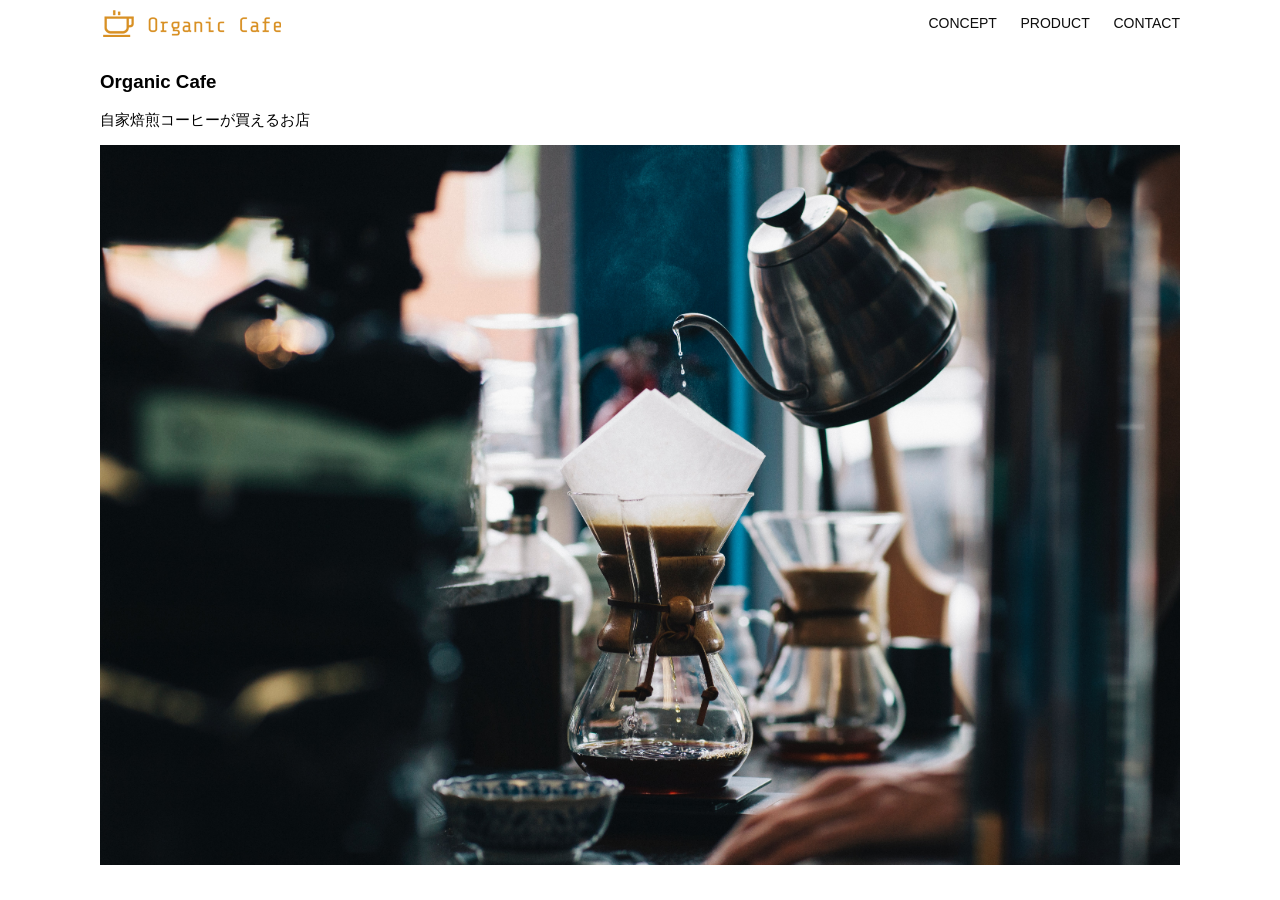
<file: html_css_kadai_013/index.html>
<!DOCTYPE html>
<html>
  <head>
    <title>Organic Cafe</title>
    <meta charset="UTF-8" />
    <meta name="description" content="自家焙煎のコーヒーがお家で楽しめるOrganic Cafe"/>
    <meta name="viewport" content="width=device-width, initial-scale=1.0" />
    <link rel="stylesheet" href="style.css" />
  </head>
  <body>
    <!-- ヘッダー -->
    <header>
      <!-- ロゴ -->
      <a href="index.html" id="logo"><img src="images/logo.png" alt="トップページに戻る"/></a>

      <!-- PC用ナビゲーション -->
      <nav id="nav-pc">
        <a href="index.html#concept">CONCEPT</a>
        <a href="index.html#product">PRODUCT</a>
        <a href="index.html#contact">CONTACT</a>
      </nav>
      <!--スマホ用ナビゲーション-->
      <img id="menu-sp" src="images/button-menu.png" alt="ナビゲーションを開く" onclick="document.getElementById('nav-sp').style.display = 'block'">
      <nav id="nav-sp">
        <img id="close" src="images/button-close.png" onclick="document.getElementById('nav-sp').style.display = 'none'">
        <a id="logo-sp" href="index.html" onclick="document.getElementById('nav-sp').style.display = 'none'"><img src="images/logo-sp.png" alt="トップページに戻る"></a>
        <a class="menu" href="index.html#concept" onclick="document.getElementById('nav-sp').style.display = 'none'">CONCEPT</a>
        <a class="menu" href="index.html#product" onclick="document.getElementById('nav-sp').style.display = 'none'">PRODUCT</a>
        <a class="menu" href="index.html#contact" onclick="document.getElementById('nav-sp').style.display = 'none'">CONTACT</a>
      </nav>
    </header>

    <main>
      <article>
        <!-- メインビジュアル -->
        <section id="main-visual">
          <div id="main-message">
            <h1>Organic Cafe</h1>
            <p>自家焙煎コーヒーが買えるお店</p>
          </div>
          <img src="images/main-image.jpg" alt="コーヒーをハンドドリップで淹れる画像"/>
        </section>
      </article>
    </main>
  </body>
</html>
</file>
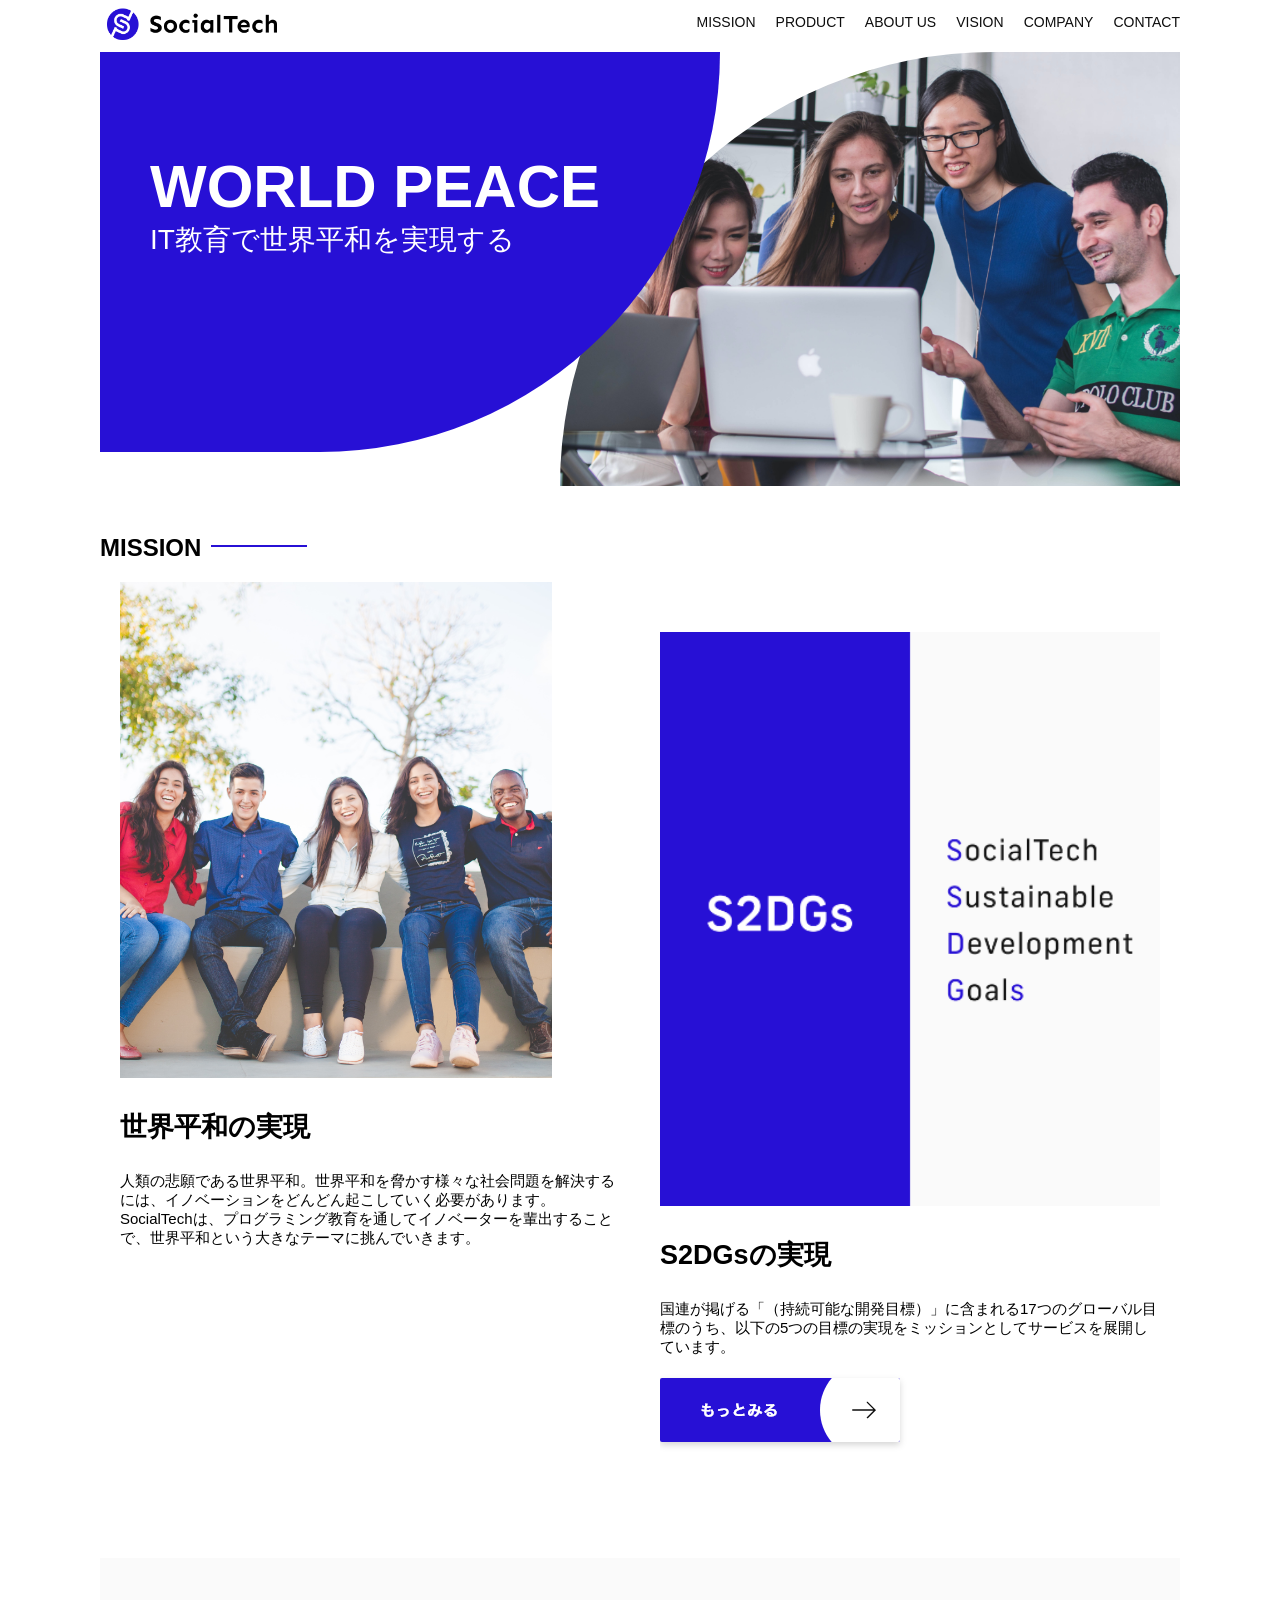
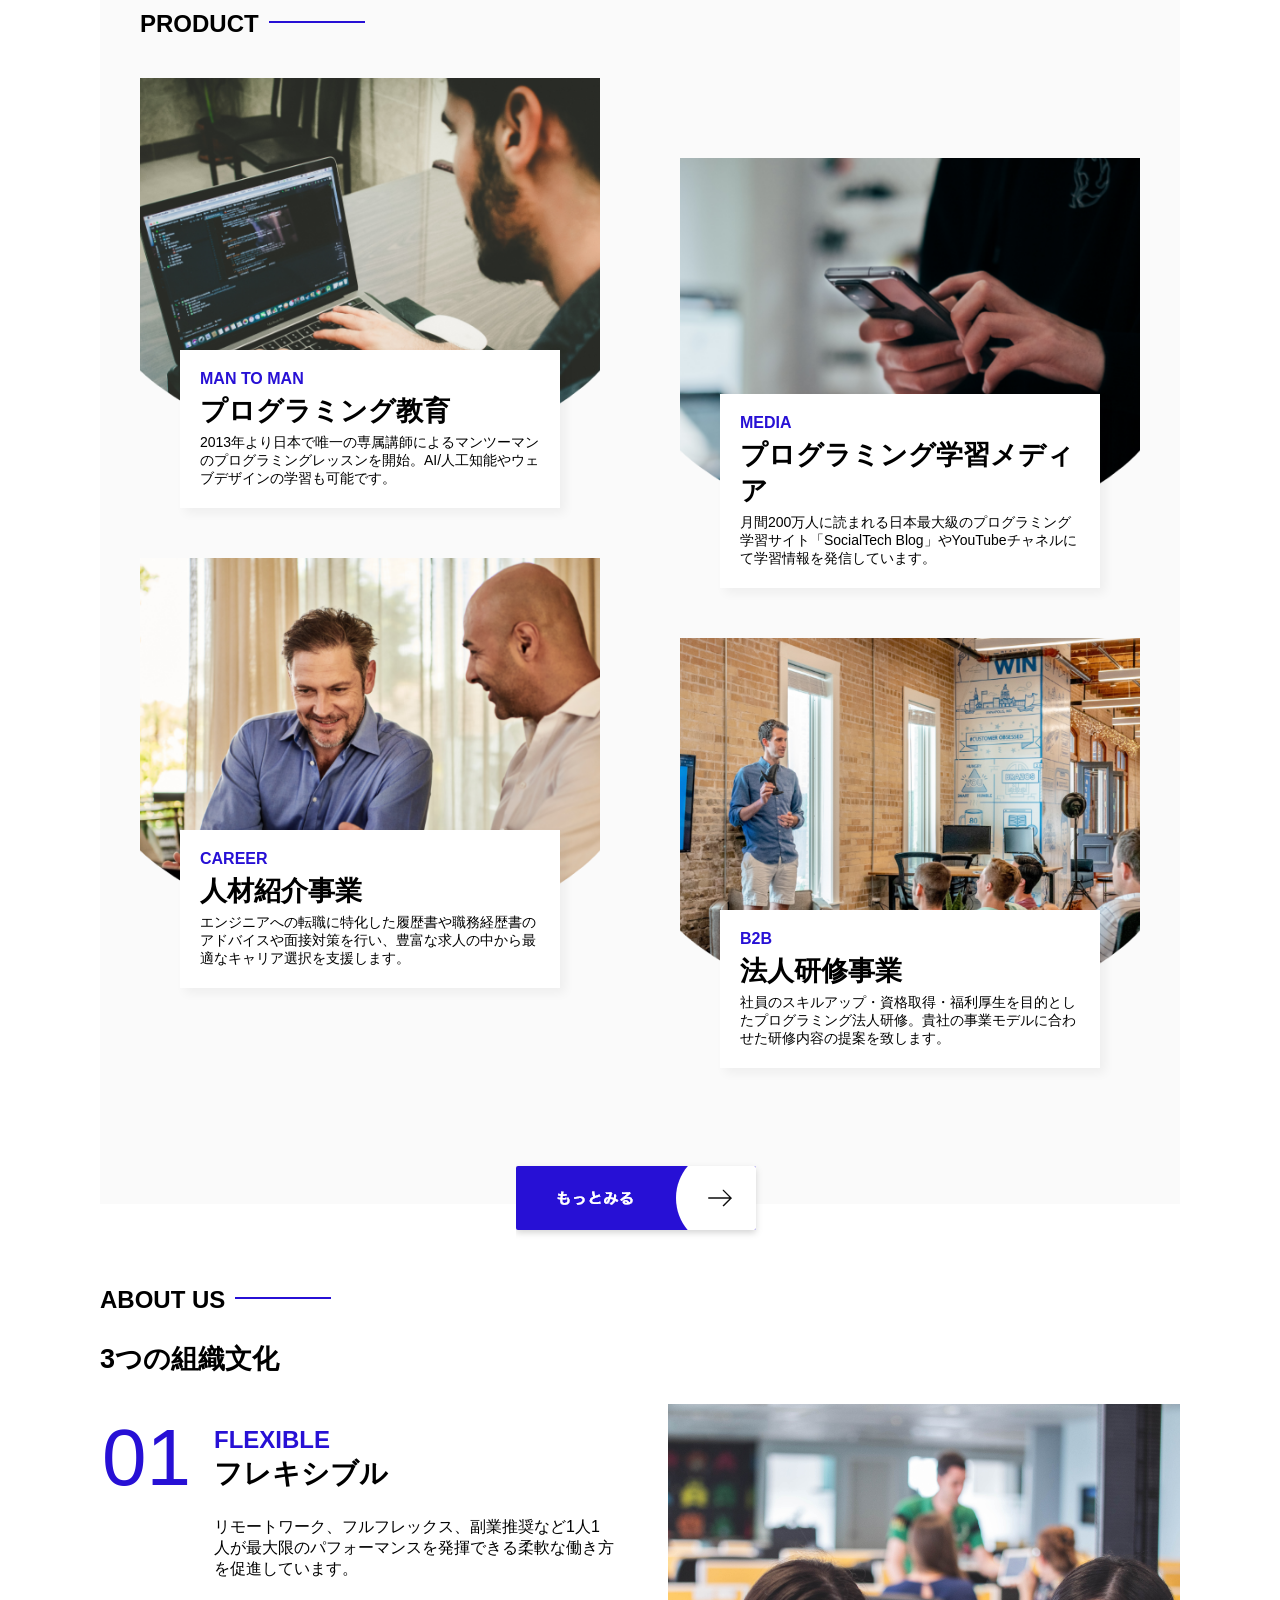
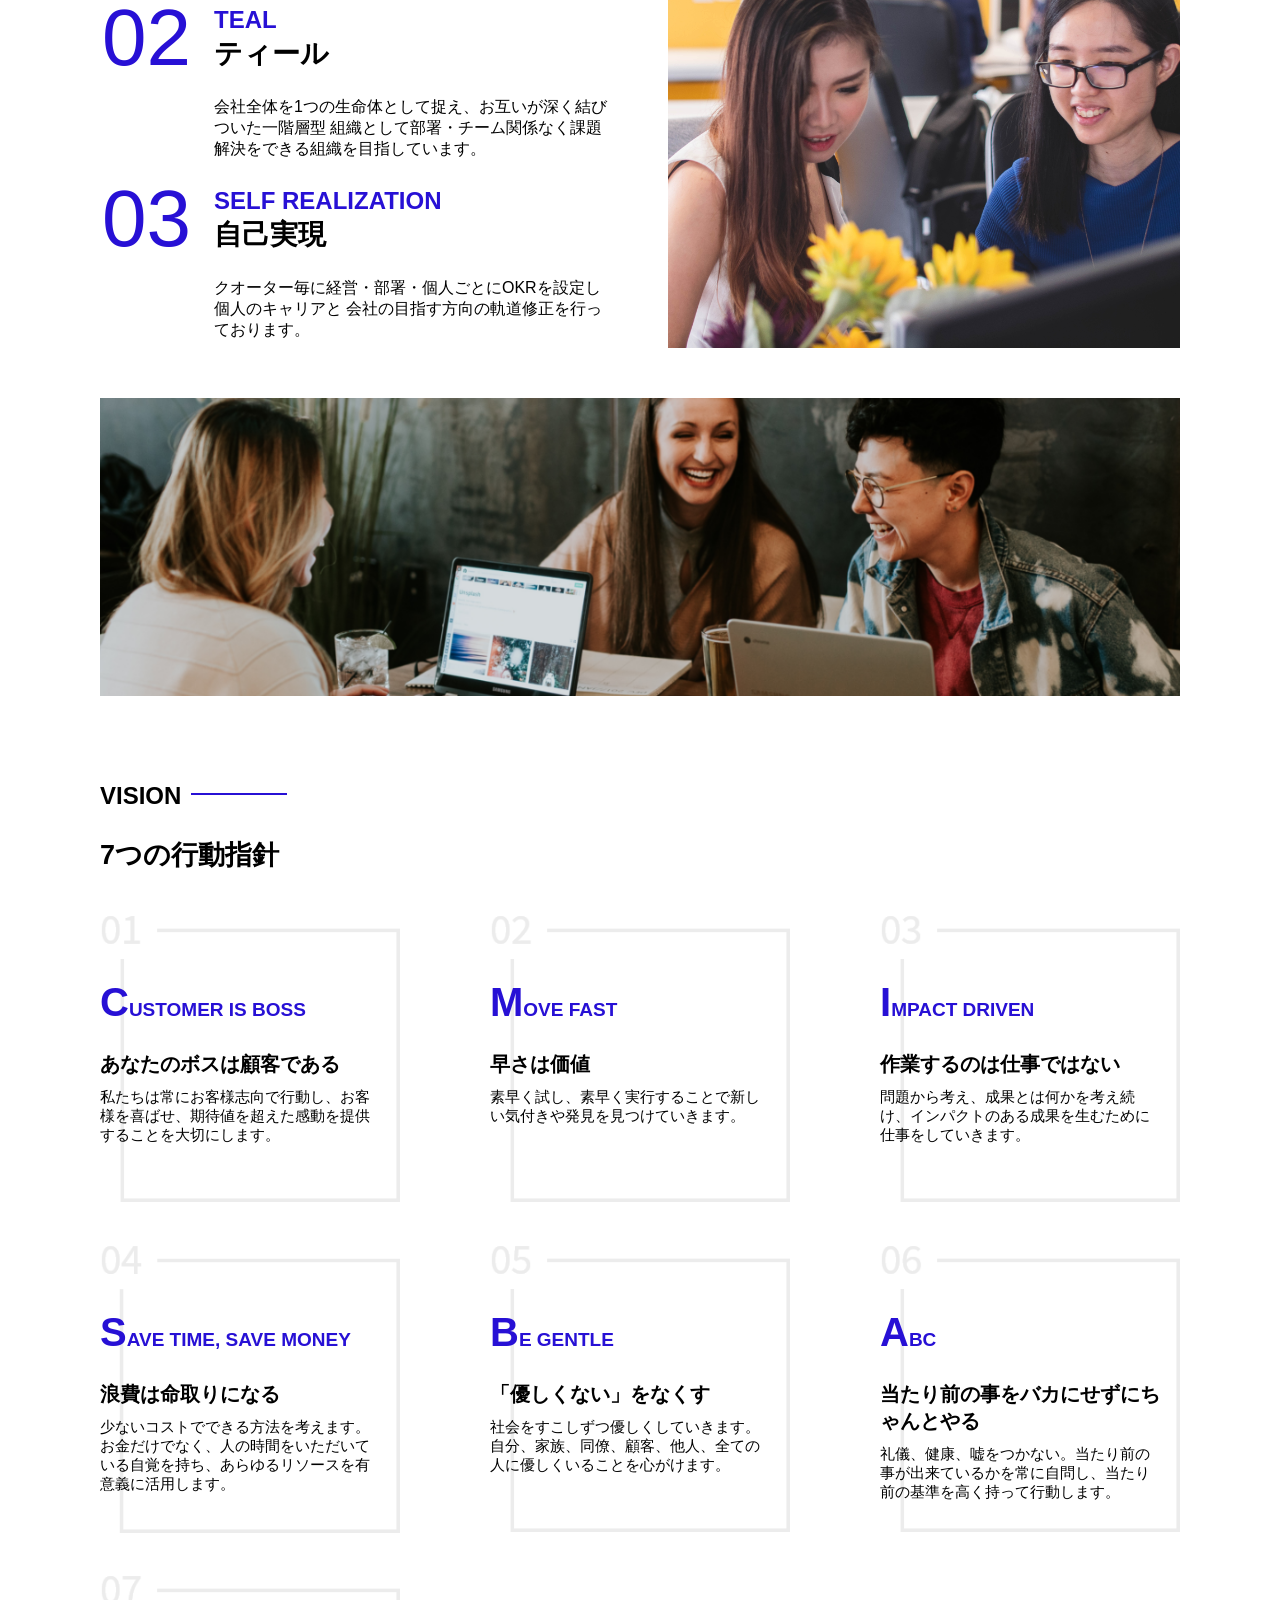
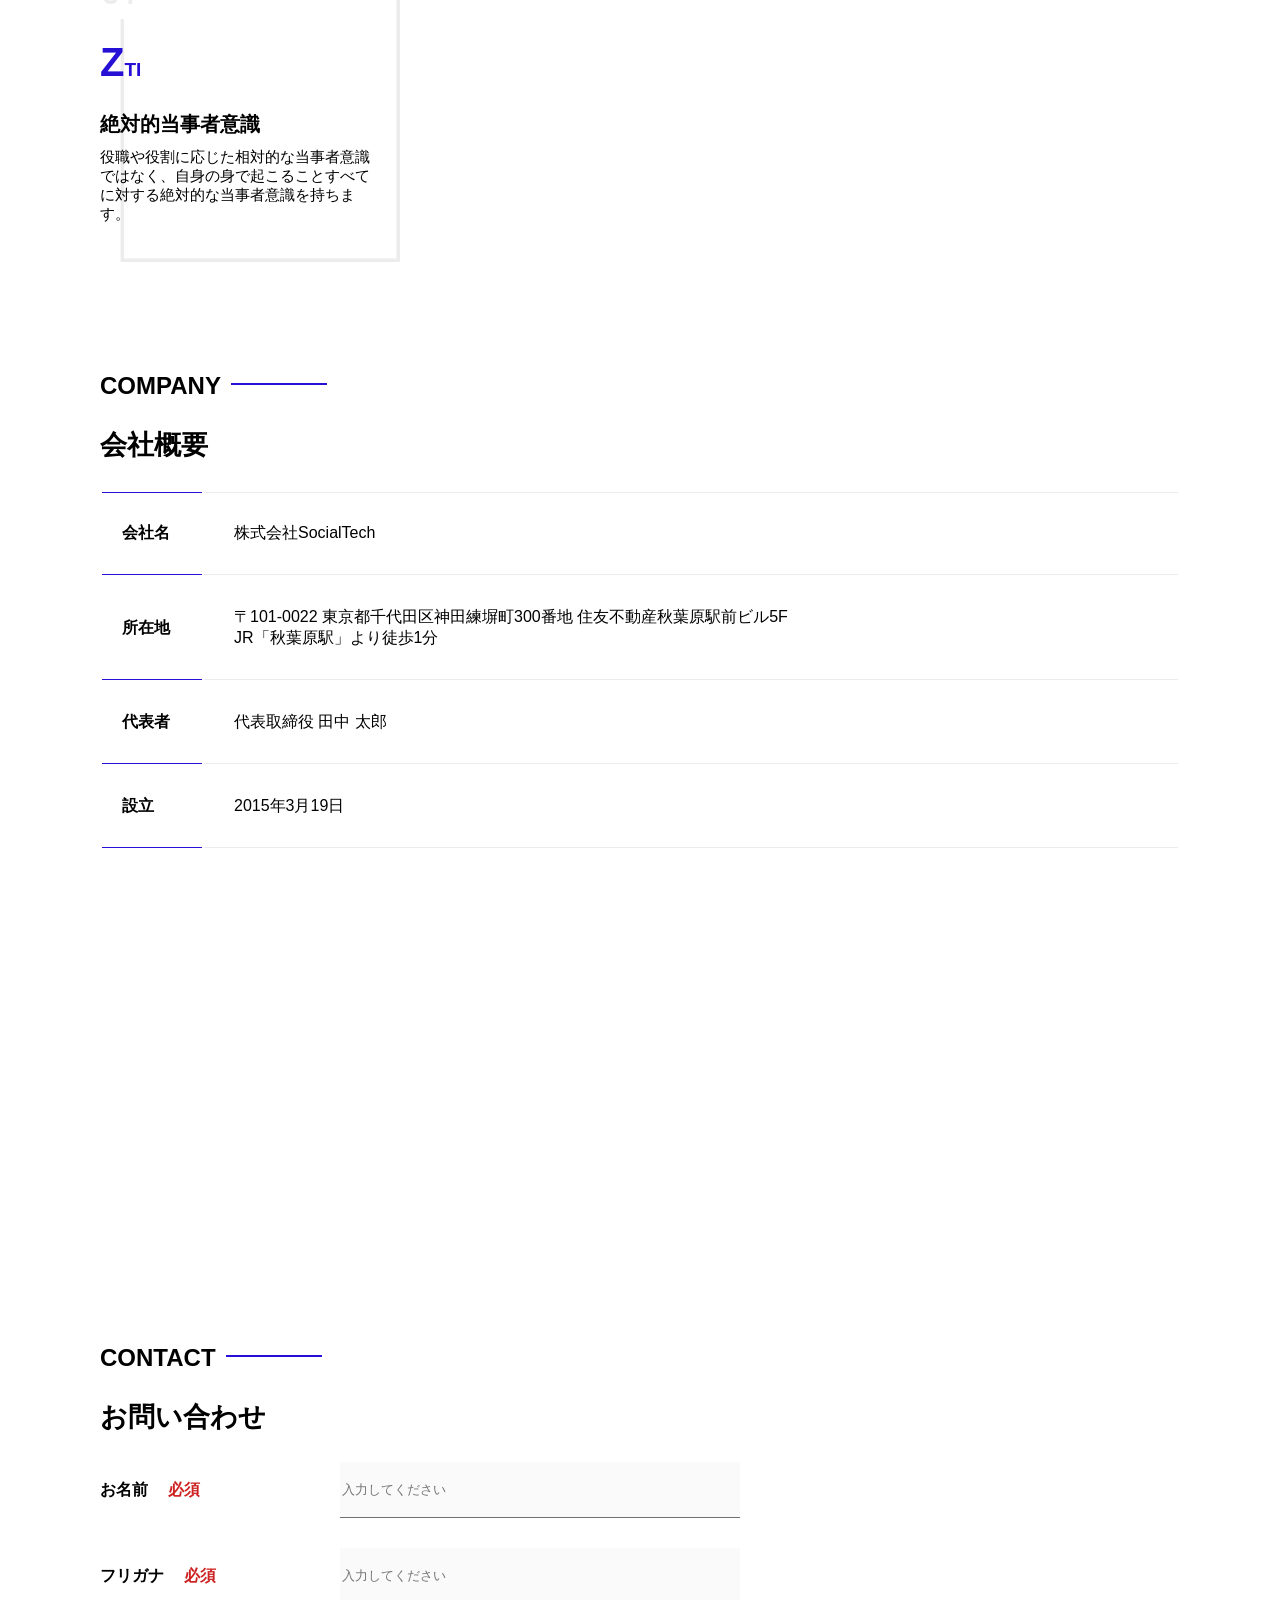
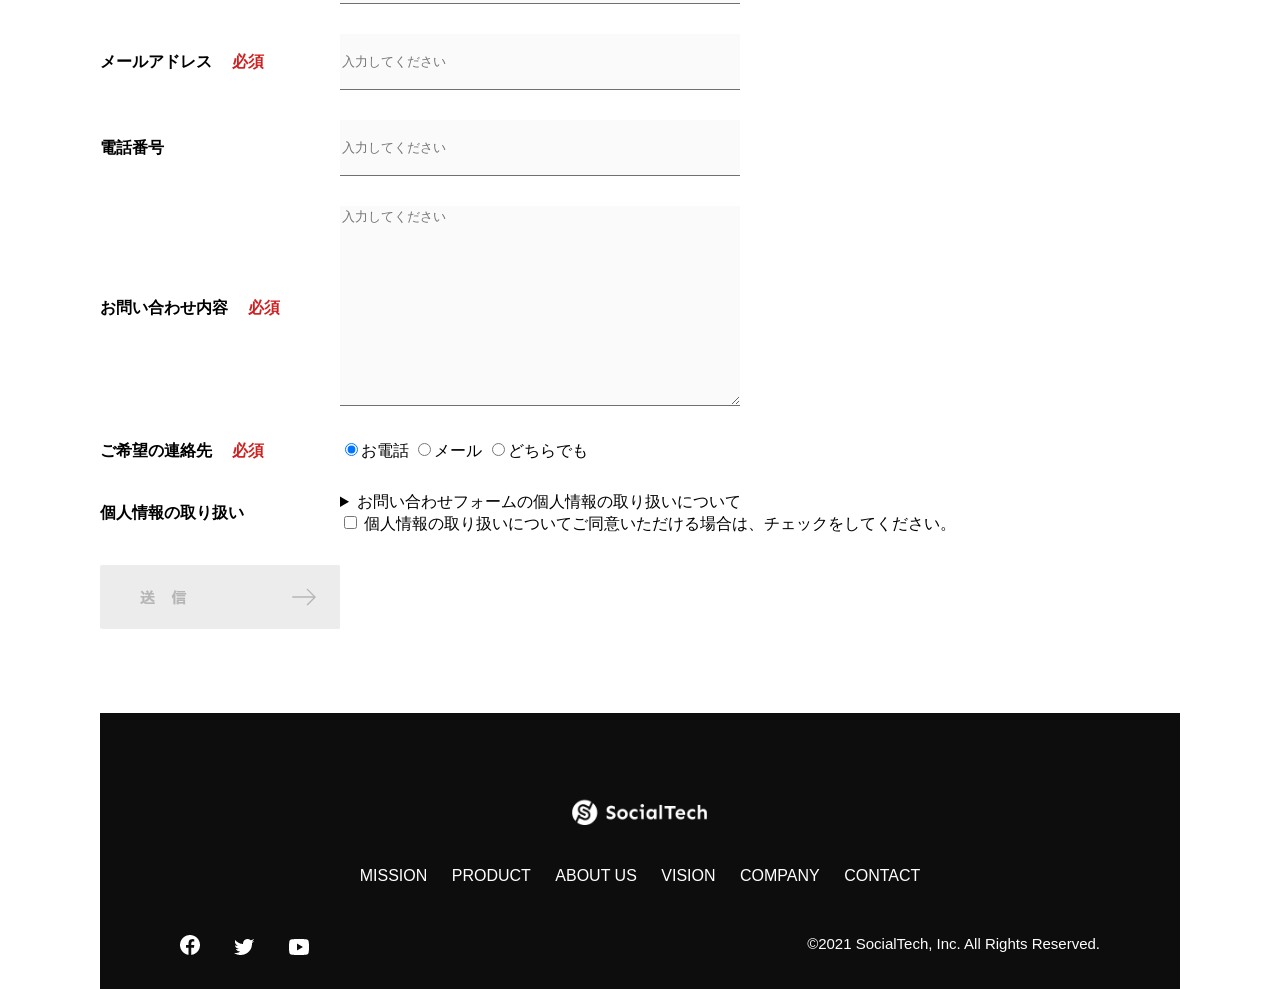
<file: kadai_tutorial_output/index.html>
<!DOCTYPE html>
<html>
    <head>
        <title>SocialTech</title>
        <meta charset="UTF-8">
        <meta name="description" content="SocialTechはEdTech業界のリーディングカンパニーを目指します。">
        <meta name="viewport" content="width=device-width, initial-scale=1.0">
        <link rel="stylesheet" href="style.css">
    </head>
    <body>
        <header>
            <a href="index.html" id="logo">
                <img src="images/logo.png" alt="トップページに戻る"></a>
                <!--PC用ナビゲーション-->
                <nav id="nav-pc">
                    <ul>
                        <li><a href="mission.html">MISSION</a></li>
                        <li><a href="product.html">PRODUCT</a></li>
                        <li><a href="index.html#aboutus">ABOUT US</a></li>
                        <li><a href="index.html#vision">VISION</a></li>
                        <li><a href="index.html#company">COMPANY</a></li>
                        <li><a href="index.html#contact">CONTACT</a></li>
                    </ul>
                </nav>
                <!--スマホ用メニューボタン-->
                <button id="menu-sp" onclick="document.getElementById('nav-sp').style.display = 'block'">
                    <img src="images/button-menu.png" alt="ナビゲーションを開く">
                </button>
                <!--スマホ用ナビゲーション-->
                <div id="nav-sp">
                    <button id="close" onclick="document.getElementById('nav-sp').style.display = 'none'">
                        <img src="images/button-close.png" alt="ナビゲーションを閉じる">
                    </button>


                    <nav>
                    <ul>
                        <li>
                            <a id="logo-sp" href="index.html" onclick="document.getElementById('nav-sp').style.display = 'none'"><img src="images/logo-sp.png" alt="トップページに戻る"></a>
                        </li>
                        <li><a class="menu" href="mission.html" onclick="document.getElementById('nav-sp').style.display= 'none'">MISSION</a></li>
                        <li><a class="menu" href="product.html" onclick="document.getElementById('nav-sp').style.display= 'none'">PRODUCT</a></li>
                        <li><a class="menu" href="index.html#aboutus" onclick="document.getElementById('nav-sp').style.display= 'none'">ABOUT US</a></li>
                        <li><a class="menu" href="index.html#vision" onclick="document.getElementById('nav-sp').style.display= 'none'">VISION</a></li>
                        <li><a class="menu" href="index.html#company" onclick="document.getElementById('nav-sp').style.display= 'none'">COMPANY</a></li>
                        <li><a class="menu" href="index.html#contact" onclick="document.getElementById('nav-sp').style.display= 'none'">CONTACT</a></li>
                    </ul>
                    </nav>
                    <div id="sns">
                        <a href="https://www.facebook.com/sejuku2013">
                            <img src="images/button-facebook.png" alt="Facebookのリンク">
                        </a>
                        <a href="https://twitter.com/samuraijuku">
                            <img src="images/button-twitter.png" alt="Twitterのリンク">
                        </a>
                        <a href="https://www.youtube.com/channel/UCCFOQO5aDK0xXam4cUQXT8g">
                            <img src="images/button-youtube.png" alt="YouTubeのリンク">
                        </a>
                    </div>
                </div>
        </header>
        <main>
            <article>
                <section id="main-visual">
                    <div id="main-message">
                        <h1>WORLD PEACE</h1>
                        <p>IT教育で世界平和を実現する</p>
                    </div>
                    <img src="images/index/index-main.png" alt="PCの周りに集まる多国籍の仲間たち">
                </section>

                <section id="mission">
                    <h2 class="index-h2">MISSION</h2>
                    <div id="mission-flex">
                        <div>
                            <img id="misson-photo" src="images/index/index-mission.png" alt="野外のベンチで写真を撮影する多国籍の仲間たち">
                            <h3>世界平和の実現</h3>
                            <p>
                                人類の悲願である世界平和。世界平和を脅かす様々な社会問題を解決するには、イノベーションをどんどん起こしていく必要があります。SocialTechは、プログラミング教育を通してイノベーターを輩出することで、世界平和という大きなテーマに挑んでいきます。
                            </p>
                        </div>
                        <div>
                            <img id="s2dgs" src="images/index/s2dgs.png" alt="S2DGs">
                            <h3>S2DGsの実現</h3>
                            <p>国連が掲げる「（持続可能な開発目標）」に含まれる17つのグローバル目標のうち、以下の5つの目標の実現をミッションとしてサービスを展開しています。</p>
                            <a href="mission.html">
                                <img src="images/button-more.png" alt="もっとみる">
                            </a>
                        </div>
                    </div>
                </section>

                <section id="product">
                    <h2 class="index-h2">PRODUCT</h2>
                    <div class="product-flex">
                        <div id="product-left">
                            <div>
                                <img class="product-photo" src="images/index/index-mantoman.png" alt="PCでコードを書く男性">
                                <div class="product-explain">
                                    <span>MAN TO MAN</span>
                                    <h3>プログラミング教育</h3>
                                    <p>2013年より日本で唯一の専属講師によるマンツーマンのプログラミングレッスンを開始。AI/人工知能やウェブデザインの学習も可能です。</p>
                                </div>
                            </div>
                            <div>
                                <img class="product-photo" src="images/index/index-career.png" alt="笑顔で話し合う2人の男性">
                                <div class="product-explain">
                                <span>CAREER</span>
                                <h3>人材紹介事業</h3>
                                <p>エンジニアへの転職に特化した履歴書や職務経歴書のアドバイスや面接対策を行い、豊富な求人の中から最適なキャリア選択を支援します。</p>
                                </div>
                            </div>
                        </div>

                        <div id="product-right">
                            <div>
              <img class="product-photo" src="images/index/index-media.png" alt="スマートフォンを操作する人">
              <div class="product-explain">
                <span>MEDIA</span>
                <h3>プログラミング学習メディア</h3>
                <p>月間200万人に読まれる日本最大級のプログラミング学習サイト「SocialTech Blog」やYouTubeチャネルにて学習情報を発信しています。</p>
              </div>
            </div>
            <div>
              <img class="product-photo" src="images/index/index-b2b.png" alt="講演中の男性とそれを聴く人々">
              <div class="product-explain">
                <span>B2B</span>
                <h3>法人研修事業</h3>
                <p>社員のスキルアップ・資格取得・福利厚生を目的としたプログラミング法人研修。貴社の事業モデルに合わせた研修内容の提案を致します。</p>
              </div>
            </div>
          </div>
        </div>
        <div id="product-more">
          <a href="product.html">
            <img src="images/button-more.png" alt="もっとみる">
          </a>
                        </div>
                    </div>
                </section>

                <section id="aboutus">
                    <h2 class="index-h2">ABOUT US</h2>
                    <h3>3つの組織文化</h3>
                    <div>
                        <table class="culture-table">
                            <tr>
                                <td class="culture-num">01</td>
                                <th><span class="culture-en">FLEXIBLE</span><br>フレキシブル</th>
                            </tr>
                            <tr>
                                <td>

                                </td>
                                <td class="culture-description">リモートワーク、フルフレックス、副業推奨など1人1人が最大限のパフォーマンスを発揮できる柔軟な働き方を促進しています。</td>
                            </tr>
                            <tr>
                                <td class="culture-num">02</td>
                                <th><span class="culture-en">TEAL</span><br>ティール</th>
                            </tr>
                            <tr>
                                <td>

                                </td>
                                <td class="culture-description">会社全体を1つの生命体として捉え、お互いが深く結びついた一階層型 組織として部署・チーム関係なく課題解決をできる組織を目指しています。</td>
                            </tr>
                            <tr>
                                <td class="culture-num">03</td>
                                <th><span class="culture-en">SELF REALIZATION</span><br>自己実現</th>
                            </tr>
                            <tr>
                                <td>

                                </td>
                                <td class="culture-description">クオーター毎に経営・部署・個人ごとにOKRを設定し個人のキャリアと 会社の目指す方向の軌道修正を行っております。</td>
                            </tr>
                        </table>
                        <img class="culture-img" src="images/index/index-aboutus1.png" alt="笑顔で話し合う2人の女性">
                    </div>
                     <img class="culture-img2" src="images/index/index-aboutus2.png" alt="笑顔で話し合う3人の男女">
                </section>
                <!--VISION-->
                <section id="vision">
                    <h2 class="index-h2">VISION</h2>
                    <h3>7つの行動指針</h3>
                    <div>
                        <div class="vision-box">
                            <img src="images/index/vision-01.png" alt="01">
                            <div>
                                <h4>CUSTOMER IS BOSS</h4>
                                <h5>あなたのボスは顧客である</h5>
                                <p>私たちは常にお客様志向で行動し、お客様を喜ばせ、期待値を超えた感動を提供することを大切にします。</p>
                            </div>
                        </div>
                        <div class="vision-box">
               <img src="images/index/vision-02.png" alt="02">
               <div>
                 <h4>MOVE FAST</h4>
                 <h5>早さは価値</h5>
                 <p>素早く試し、素早く実行することで新しい気付きや発見を見つけていきます。</p>
               </div>
             </div>
             <div class="vision-box">
               <img src="images/index/vision-03.png" alt="03">
               <div>
                 <h4>IMPACT DRIVEN</h4>
                 <h5>作業するのは仕事ではない</h5>
                 <p>問題から考え、成果とは何かを考え続け、インパクトのある成果を生むために仕事をしていきます。</p>
               </div>
             </div>
             <div class="vision-box">
               <img src="images/index/vision-04.png" alt="04">
               <div>
                 <h4>SAVE TIME, SAVE MONEY</h4>
                 <h5>浪費は命取りになる</h5>
                 <p>少ないコストでできる方法を考えます。お金だけでなく、人の時間をいただいている自覚を持ち、あらゆるリソースを有意義に活用します。</p>
               </div>
             </div>
             <div class="vision-box">
               <img src="images/index/vision-05.png" alt="05">
               <div>
                 <h4>BE GENTLE</h4>
                 <h5>「優しくない」をなくす</h5>
                 <p>社会をすこしずつ優しくしていきます。自分、家族、同僚、顧客、他人、全ての人に優しくいることを心がけます。</p>
               </div>
             </div>
             <div class="vision-box">
               <img src="images/index/vision-06.png" alt="06">
               <div>
                 <h4>ABC</h4>
                 <h5>当たり前の事をバカにせずにちゃんとやる</h5>
                 <p>礼儀、健康、嘘をつかない。当たり前の事が出来ているかを常に自問し、当たり前の基準を高く持って行動します。</p>
               </div>
             </div>
             <div class="vision-box">
               <img src="images/index/vision-07.png" alt="07">
               <div>
                 <h4>ZTI</h4>
                 <h5>絶対的当事者意識</h5>
                 <p>役職や役割に応じた相対的な当事者意識ではなく、自身の身で起こることすべてに対する絶対的な当事者意識を持ちます。</p>
                            </div>
                     </div>  
                    </div>
                </section>
                <!--COMPANY-->
                <section id="company">
                    <h2 class="index-h2">COMPANY</h2>
                    <h3>会社概要</h3>
                    <table id="company-table">
                        <tr>
                            <th class="tableheader tableheader-first">会社名</th>
                            <td class="cell cell-first">株式会社SocialTech</td>
                        </tr>
                        <tr>
                            <th class="tableheader">所在地</th>
                            <td class="cell">〒101-0022 東京都千代田区神田練塀町300番地 住友不動産秋葉原駅前ビル5F<br>JR「秋葉原駅」より徒歩1分</td>
                        </tr>
                        <tr>
                            <th class="tableheader">代表者</th>
                            <td class="cell">代表取締役 田中 太郎</td>
                        </tr>
                        <tr>
                            <th class="tableheader">設立</th>
                            <td class="cell">2015年3月19日</td>
                        </tr>
                    </table>
                    <iframe 
 src="https://www.google.com/maps/embed?pb=!1m18!1m12!1m3!1d3240.0688551336807!2d139.7720776771055!3d35.69992317258124!2m3!1f0!2f0!3f0!3m2!1i1024!2i768!4f13.1!3m3!1m2!1s0x60188fee13660e23%3A0x77137876edf742ac!2z5L2P5Y-L5LiN5YuV55Sj56eL6JGJ5Y6f6aeF5YmN44OT44Or!5e0!3m2!1sja!2sjp!4v1704858013291!5m2!1sja!2sjp" 
 style="border: 0" allowfullscreen="" loading="lazy">
 </iframe>
                </section>
                <section id="contact">
                    <h2 class="index-h2">CONTACT</h2>
                    <h3>お問い合わせ</h3>
                    <form>
                        <div>
                            <div class="contact-heading">
                                <label class="contact-label">お名前<span class="contact-span">必須</span></label>
                                </div>
                                <div>
                                    <input type="text" name="name" placeholder="入力してください" class="contact-textbox">
                                </div>
                            </div>
                            <div>
                                <div class="contact-heading">
                                    <label class="contact-label">フリガナ<span class="contact-span">必須</span></label>
                                </div>
                                <div>
              <input type="text" name="hurigana" placeholder="入力してください" class="contact-textbox">
            </div>
          </div>
          <div>
            <div class="contact-heading">
              <label class="contact-label">メールアドレス<span class="contact-span">必須</span></label>
            </div>
            <div>
              <input type="text" name="email" placeholder="入力してください" class="contact-textbox">
            </div>
          </div>
          <div>
            <div class="contact-heading">
              <label class="contact-label">電話番号</label>
            </div>
            <div>
              <input type="text" name="tel" placeholder="入力してください" class="contact-textbox">
            </div>
                    </div>
                    <div>
                        <div class="contact-heading">
                            <label class="contact-label">お問い合わせ内容<span class="contact-span">必須</span></label>
                        </div>
                        <div>
                            <textarea class="contact-textarea" placeholder="入力してください" name="message"></textarea>
                        </div>
                    </div>
                  <div>
                        <div class="contact-heading">
                            <label class="contact-label">ご希望の連絡先<span class="contact-span">必須</span></label>
                        </div>
                    <div>
                        <input class="radiobutton" type="radio" value="tel" name="contact" checked><label>お電話</label>
                        <input class="radiobutton" type="radio" value="mail" name="contact" ><label>メール</label>
                        <input class="radiobutton" type="radio" value="both" name="contact" ><label>どちらでも</label>
                    </div>
                  </div>
                  <div>
                    <div class="contact-heading">
                        <label class="contact-label">個人情報の取り扱い</label>
                    </div>
                    <div>
                        <details>
                            <summary>お問い合わせフォームの個人情報の取り扱いについて</summary>
                            <div>
                                <dl>
                                    <dt>１．組織の名称又は氏名</dt>
                                    <dd>株式会社SocialTech</dd>
                                    <dt>２．個人情報保護管理者（若しくはその代理人）の氏名又は職名、所属及び連絡先</dt>
                                    <dd>
                                        <p>鈴木 一郎 コーポレート部</p>
                                        <p>メールアドレス：samurai@example.com</p>
                                        <p>TEL：03-1234-5678</p>
                                    </dd>
                                    <dt>３．個人情報の利用目的</dt>
                                    <dd>
                                        <ul>
                                            <li>本サービス及び本サービスに関連する情報の提供又はそれらに関する連絡のため</li>
                                            <li>ユーザーの本人確認のため</li>
                                            <li>当社サービスのご案内のため</li>
                                            <li>当社の商品等の広告または宣伝（電子メールによるものを含むものとします。）</li>
                                        </ul>
                                    </dd>
                                    <dt>４．個人情報の取り扱い業務の委託</dt>
                                    <dd>個人情報の取扱業務の全部または一部を外部に業務委託する場合があります。その際、弊社は、個人情報を適切に保護できる管理体制を敷き実行していることを条件として委託先を厳選したうえで、機密保持契約を委託先と締結し、お客様の個人情報を厳密に管理させます。</dd>
                                    <dt>５．個人情報の開示等の請求</dt>
                                    <dd>お客様は、弊社に対してご自身の個人情報の開示等（利用目的の通知、開示、内容の訂正・追加・削除、利用の停止または消去、第三者への提供の停止）に関して、当社問合わせ窓口に申し出ることができます。<br>
                         その際、弊社はお客様ご本人を確認させていただいたうえで、合理的な期間内に対応いたします。<br>
                         なお、個人情報に関する弊社問合わせ先は、次の通りです。
                                </dd>
                                <dd>
                                    <p>株式会社SocialTech　個人情報問合せ窓口</p>
                                    <p>〒150-0043　東京都千代田区神田練塀町300番地 住友不動産秋葉原駅前ビル5F</p>
                                    <p>メールアドレス：samurai@example.com　TEL：03-1234-5678</p>
                                </dd>


                                <dt>６．個人情報を提供されることの任意性について</dt>
                                <dd>お客様がご自身の個人情報を弊社に提供されるか否かは、お客様のご判断によりますが、もしご提供されない場合には、適切なサービスが提供できない場合がありますので予めご了承ください。</dd>
                                </dl>
                            </div>
                        </details>
                        <input type="checkbox" name="agree">
                        <span>個人情報の取り扱いについてご同意いただける場合は、チェックをしてください。</span>
                    </div>
                  </div>
                  <input type="image" src="images/button-submit.png" alt="送信する">
                    </form>
                </section>
            </article>
        </main>
        <footer>
            <div id="footer-logo">
                <img src="images/logo-sp.png" alt="SocialTech">
            </div>
            <div id="footer-link">
                <a href="mission.html">MISSION</a>
                <a href="product.html">PRODUCT</a>
                <a href="index.html#aboutus">ABOUT US</a>
                <a href="index.html#vision">VISION</a>
                <a href="index.html#company">COMPANY</a>
                <a href="index.html#contact">CONTACT</a>
            </div>
            <div id="sns-footer">
                <div class="sns-btns">
                    <a href="https://www.facebook.com/sejuku2013"><img src="images/button-facebook.png" alt="Facebookのリンク"></a>
                    <a href="https://twitter.com/samuraijuku"><img src="images/button-twitter.png" alt="Twitterのリンク"></a>
                    <a href="https://www.youtube.com/channel/UCCFOQO5aDK0xXam4cUQXT8g"><img src="images/button-youtube.png" alt="YouTubeのリンク"></a>
                </div>
                <p id="copyright">&copy;2021 SocialTech, Inc. All Rights Reserved.</p>
            </div>
        </footer>
    </body>
</html>
</file>
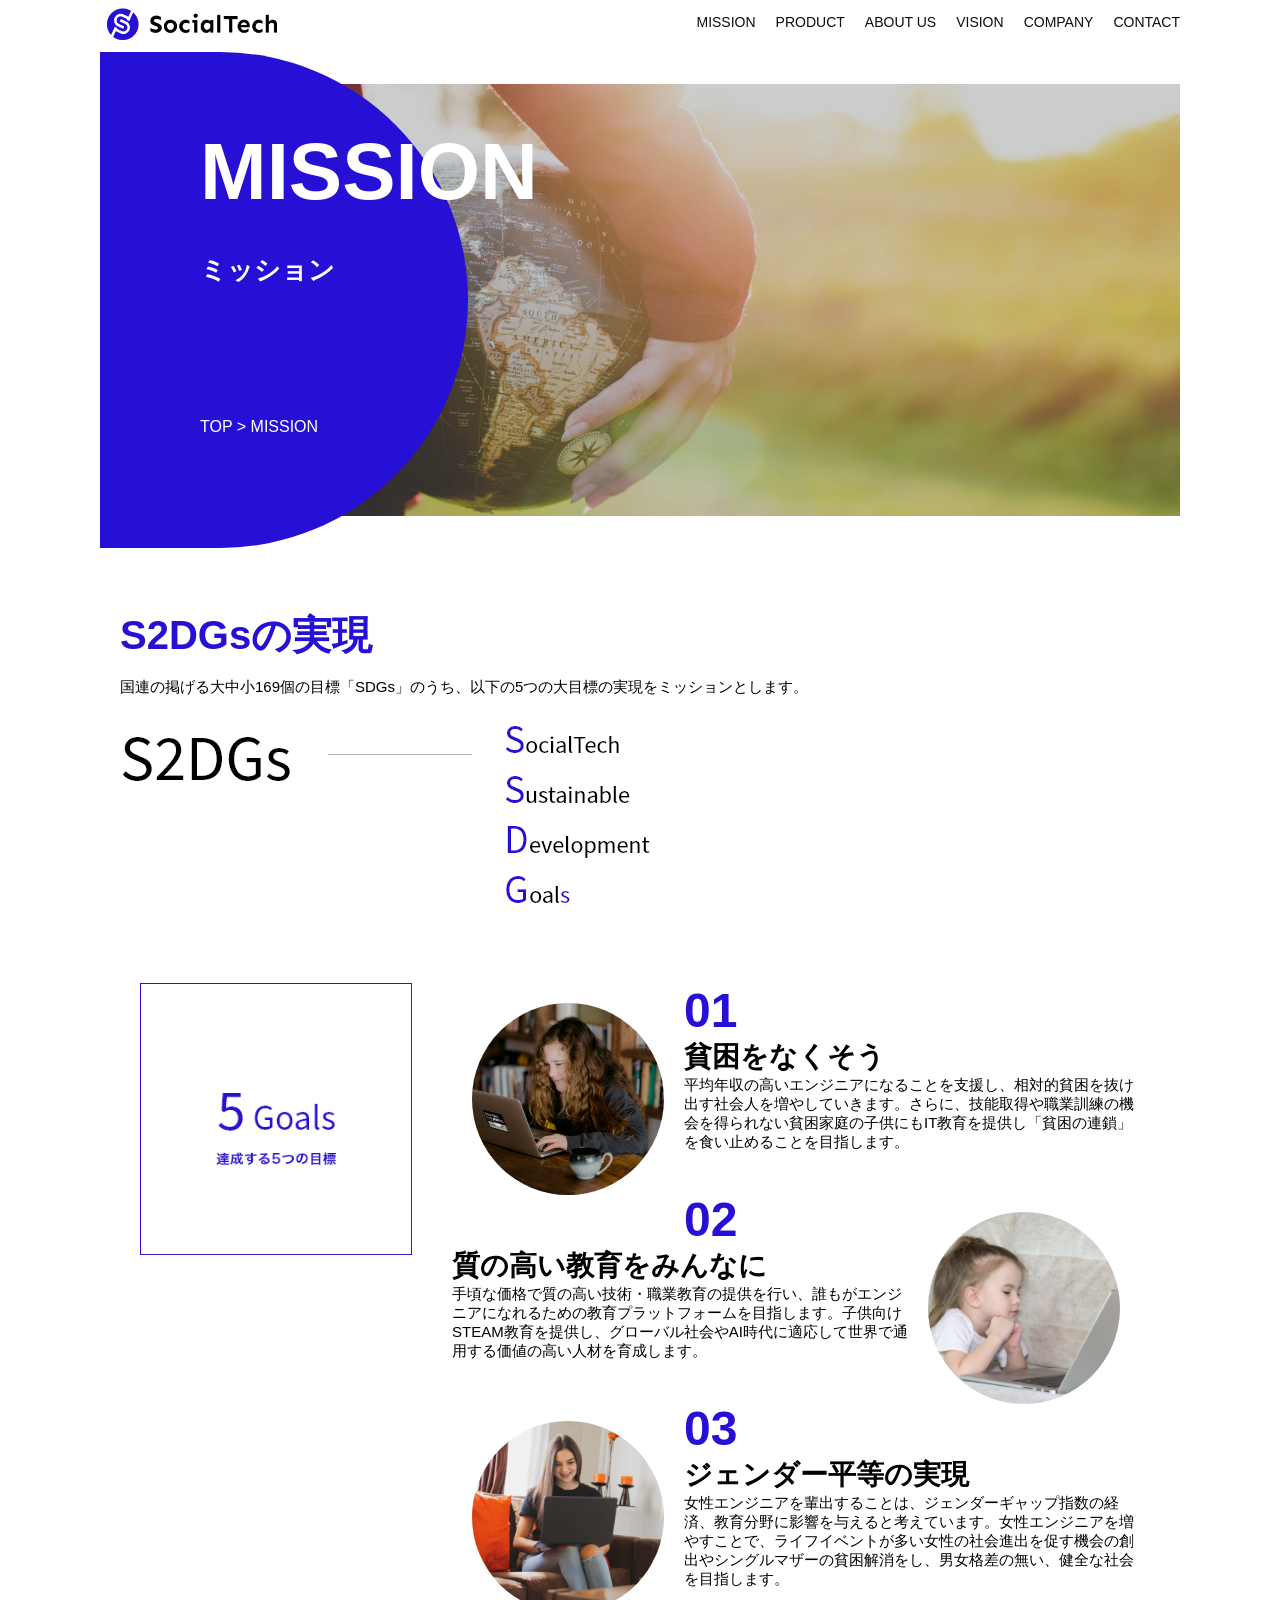
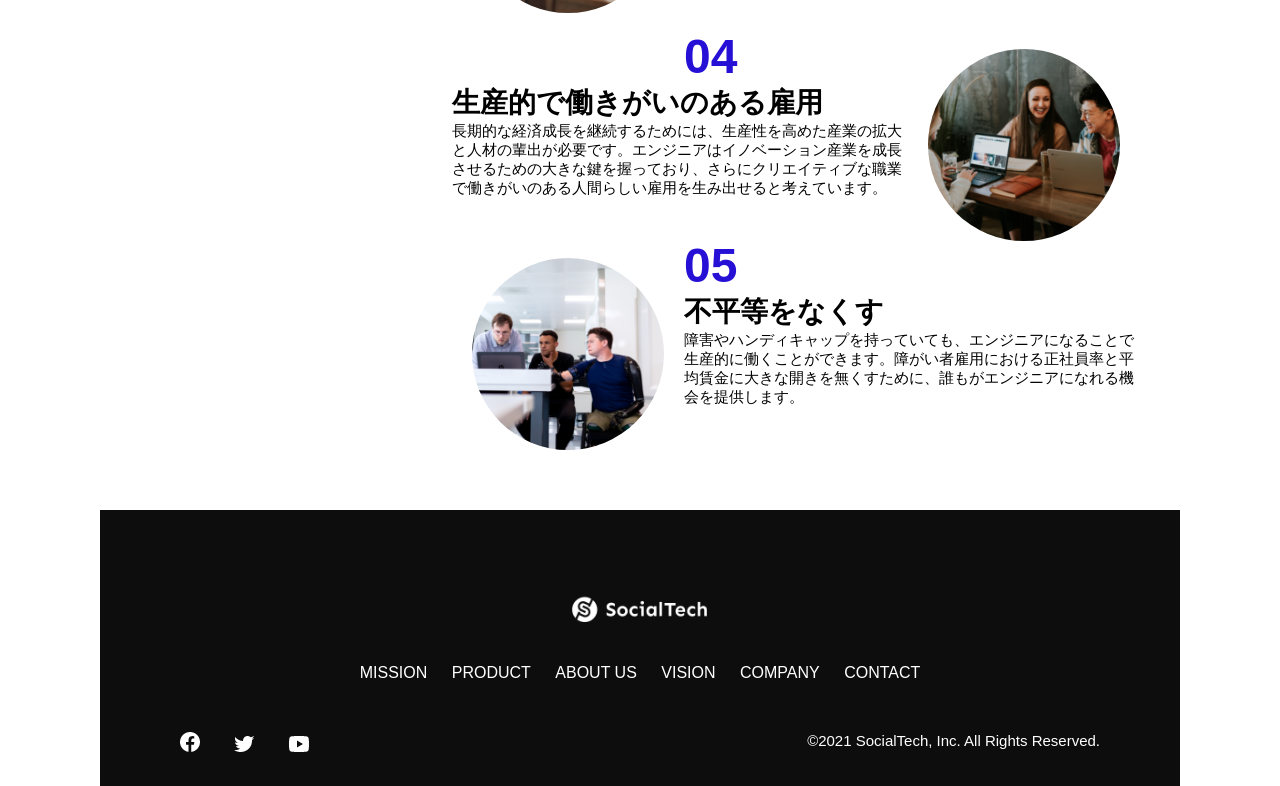
<file: kadai_tutorial_output/mission.html>
<!DOCTYPE html>
<html>
  <head>
    <title>SocialTech - MISSION ミッション -</title>
    <meta charset="utf-8">
    <meta name="description" content="SocialTechが目指す5つの目標（S2DGs）を紹介します">
    <meta name="viewport" content="width=device-width, initial-scale=1.0">
    <link rel="stylesheet" href="style.css">
  </head>

  <body>
    <!-- ヘッダー -->
    <header>
      <!-- ロゴ -->
      <a href="index.html" id="logo">
        <img src="images/logo.png" alt="トップページに戻る">
      </a>

      <!-- PC用ナビゲーション -->
      <nav id="nav-pc">
        <ul>
          <li><a href="mission.html">MISSION</a></li>
          <li><a href="product.html">PRODUCT</a></li>
          <li><a href="index.html#aboutus">ABOUT US</a></li>
          <li><a href="index.html#vision">VISION</a></li>
          <li><a href="index.html#company">COMPANY</a></li>
          <li><a href="index.html#contact">CONTACT</a></li>
        </ul>
      </nav>

      <!-- スマホ用メニューボタン -->
      <button id="menu-sp" onclick="document.getElementById('nav-sp').style.display = 'block'">
        <img src="images/button-menu.png" alt="ナビゲーションを開く">
      </button>

      <!-- スマホ用ナビゲーション -->
      <div id="nav-sp">
        <button id="close" onclick="document.getElementById('nav-sp').style.display = 'none'">
          <img src="images/button-close.png" alt="ナビゲーションを閉じる">
        </button>

        <nav>
          <ul>
            <li>
              <a id="logo-sp" href="index.html" onclick="document.getElementById('nav-sp').style.display = 'none'"><img src="images/logo-sp.png" alt="トップページに戻る"></a>
            </li>
            <li><a class="menu" href="mission.html" onclick="document.getElementById('nav-sp').style.display = 'none'">MISSION</a></li>
            <li><a class="menu" href="product.html" onclick="document.getElementById('nav-sp').style.display = 'none'">PRODUCT</a></li>
            <li><a class="menu" href="index.html#aboutus" onclick="document.getElementById('nav-sp').style.display = 'none'">ABOUT US</a></li>
            <li><a class="menu" href="index.html#vision" onclick="document.getElementById('nav-sp').style.display = 'none'">VISION</a></li>
            <li><a class="menu" href="index.html#company" onclick="document.getElementById('nav-sp').style.display = 'none'">COMPANY</a></li>
            <li><a class="menu" href="index.html#contact" onclick="document.getElementById('nav-sp').style.display = 'none'">CONTACT</a></li>
          </ul>
        </nav>
        <div id="sns">
          <a href="https://www.facebook.com/sejuku2013">
            <img src="images/button-facebook.png" alt="Facebookのリンク">
          </a>
          <a href="https://twitter.com/samuraijuku">
            <img src="images/button-twitter.png" alt="Twitterのリンク">
          </a>
          <a href="https://www.youtube.com/channel/UCCFOQO5aDK0xXam4cUQXT8g">
            <img src="images/button-youtube.png" alt="YouTubeのリンク">
          </a>
        </div>
      </div>
    </header>

    <main>
      <article>
        <section id="mission-main">
            <div class="mission-main-inner">
                <div id="mission-title">
                    <h1>MISSION<br><span>ミッション</span></h1>
                    <p>TOP > MISSION</p>
                </div>
            </div>
        </section>

        <section id="mission-s2dgs">
            <h2 class="mission-h2">S2DGsの実現</h2>
            <p>国連の掲げる大中小169個の目標「SDGs」のうち、以下の5つの大目標の実現をミッションとします。</p>
            <img src="images/mission/mission-s2dgs.png" alt="S2DGs">
          </section>

           <section id="mission-five-goals">
           <div class="five-goals-image">
             <img src="images/mission/mission-5goals.png" alt="5Goals">
           </div>

           <div class="five-goals-read">
            <div>
                <img class="fivegoals-image-left" src="images/mission/mission-5goals01.png" alt="PCを操作する女の子">
                <span class="fivegoals-number">01</span>
                <h3 class="fivegoals-h3">貧困をなくそう</h3>
                <p class="fivegoals-p">平均年収の高いエンジニアになることを支援し、相対的貧困を抜け出す社会人を増やしていきます。さらに、技能取得や職業訓練の機会を得られない貧困家庭の子供にもIT教育を提供し「貧困の連鎖」を食い止めることを目指します。</p>
            </div>
            <div>
                <img class="fivegoals-image-right" src="images/mission/mission-5goals02.png" alt="PCを見つめる小さい女の子">
                <span class="fivegoals-number">02</span>
                <h3 class="fivegoals-h3">質の高い教育をみんなに</h3>
                <p class="fivegoals-p">手頃な価格で質の高い技術・職業教育の提供を行い、誰もがエンジニアになれるための教育プラットフォームを目指します。子供向けSTEAM教育を提供し、グローバル社会やAI時代に適応して世界で通用する価値の高い人材を育成します。</p>
            </div>
            <div>
            <img class="fivegoals-image-left" src="images/mission/mission-5goals03.png" alt="PCを操作する女性">
                <span class="fivegoals-number">03</span>
                <h3 class="fivegoals-h3">ジェンダー平等の実現</h3>
                <p class="fivegoals-p">女性エンジニアを輩出することは、ジェンダーギャップ指数の経済、教育分野に影響を与えると考えています。女性エンジニアを増やすことで、ライフイベントが多い女性の社会進出を促す機会の創出やシングルマザーの貧困解消をし、男女格差の無い、健全な社会を目指します。</p>
           </div>
           <div>
                <img class="fivegoals-image-right" src="images/mission/mission-5goals04.png" alt="笑顔で話し合う3人の男女">
                <span class="fivegoals-number">04</span>
                <h3 class="fivegoals-h3">生産的で働きがいのある雇用</h3>
                <p class="fivegoals-p">長期的な経済成長を継続するためには、生産性を高めた産業の拡大と人材の輩出が必要です。エンジニアはイノベーション産業を成長させるための大きな鍵を握っており、さらにクリエイティブな職業で働きがいのある人間らしい雇用を生み出せると考えています。</p>
            </div>
            <div>
            <img class="fivegoals-image-left" src="images/mission/mission-5goals05.png" alt="障害を持つ男性が生き生きと働く様子">
                <span class="fivegoals-number">05</span>
                <h3 class="fivegoals-h3">不平等をなくす</h3>
                <p class="fivegoals-p">障害やハンディキャップを持っていても、エンジニアになることで生産的に働くことができます。障がい者雇用における正社員率と平均賃金に大きな開きを無くすために、誰もがエンジニアになれる機会を提供します。</p>
           </div>
            </div>
            </section>
      </article>
    </main>

    <footer>
      <div id="footer-logo">
        <img src="images/logo-sp.png" alt="SocialTech">
      </div>
      <div id="footer-link">
        <a href="mission.html">MISSION</a>
        <a href="product.html">PRODUCT</a>
        <a href="index.html#aboutus">ABOUT US</a>
        <a href="index.html#vision">VISION</a>
        <a href="index.html#company">COMPANY</a>
        <a href="index.html#contact">CONTACT</a>
      </div>
      <div id="sns-footer">
        <div class="sns-btns">
          <a href="https://www.facebook.com/sejuku2013"><img src="images/button-facebook.png" alt="Facebookのリンク"></a>
          <a href="https://twitter.com/samuraijuku"><img src="images/button-twitter.png" alt="Twitterのリンク"></a>
          <a href="https://www.youtube.com/channel/UCCFOQO5aDK0xXam4cUQXT8g"><img src="images/button-youtube.png" alt="YouTubeのリンク"></a>
        </div>
        <p id="copyright">&copy;2021 SocialTech, Inc. All Rights Reserved.</p>
      </div>
    </footer>

  </body>
</html>
</file>
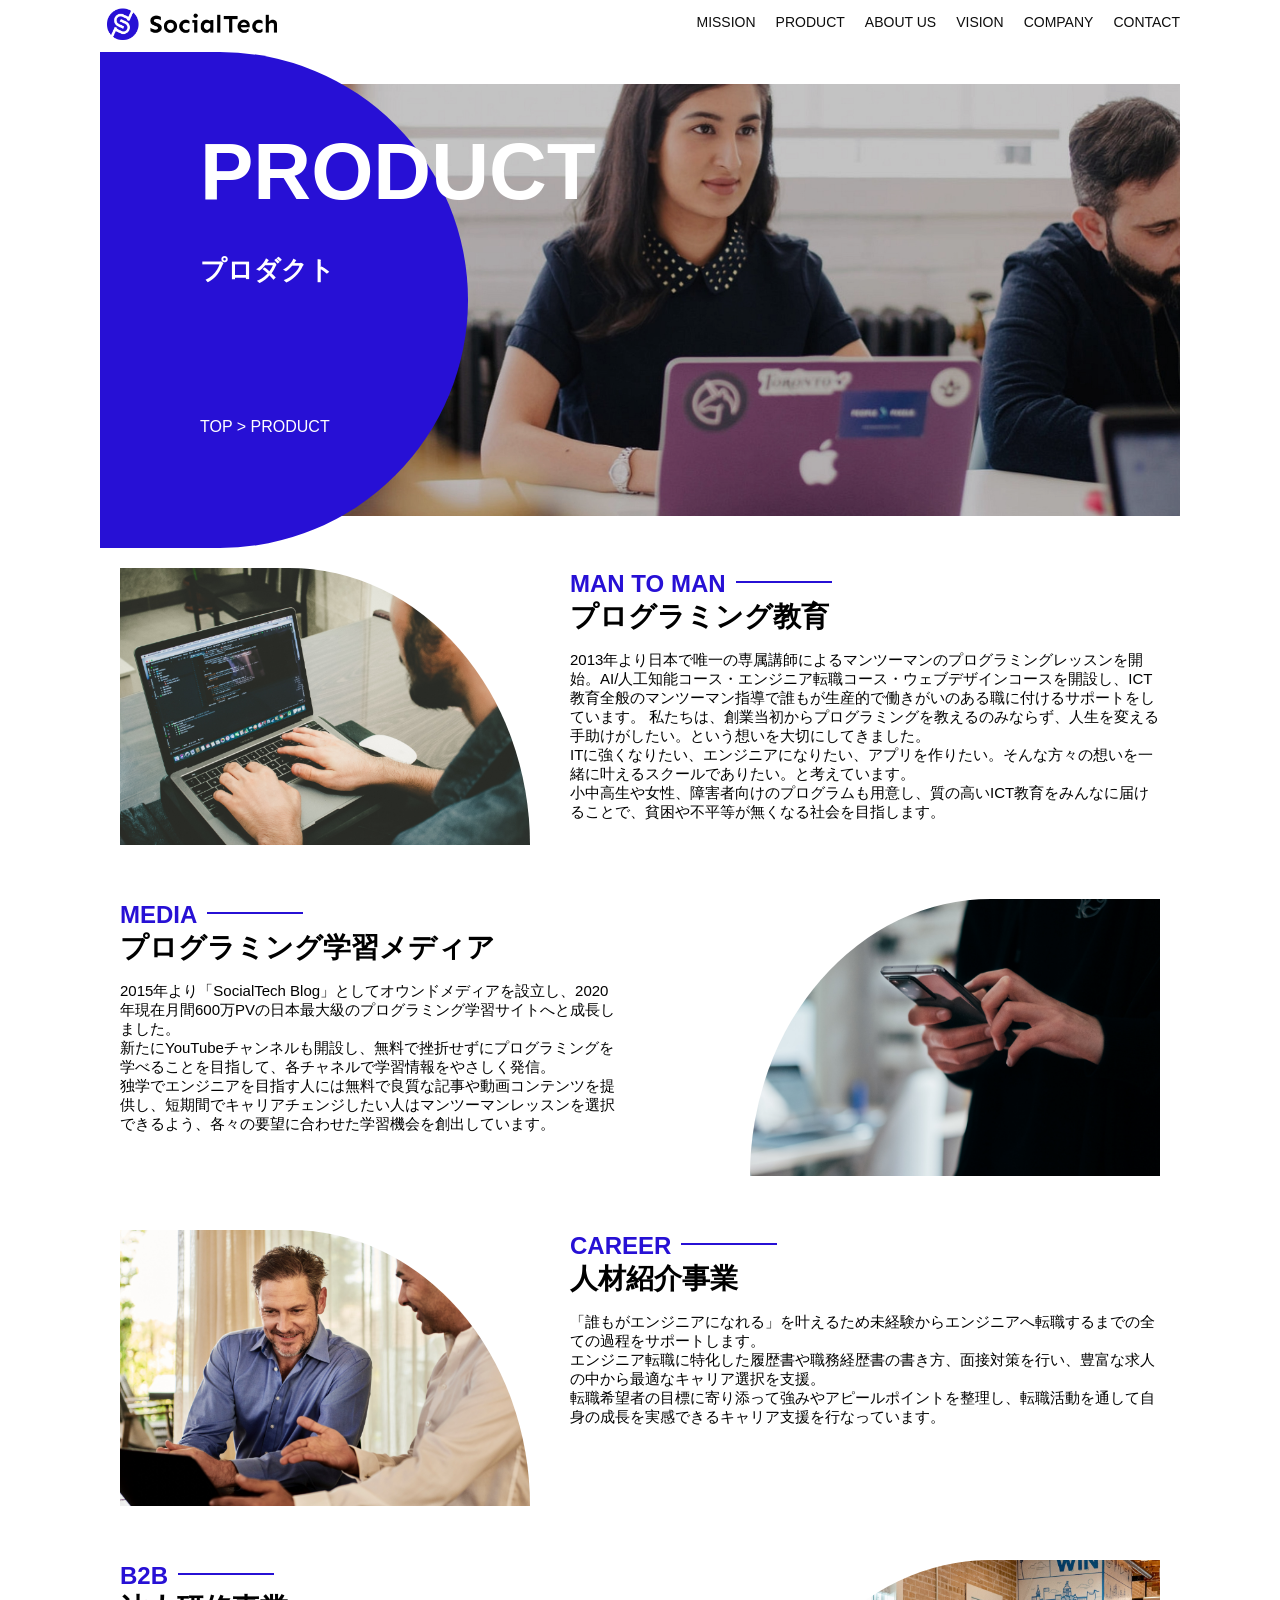
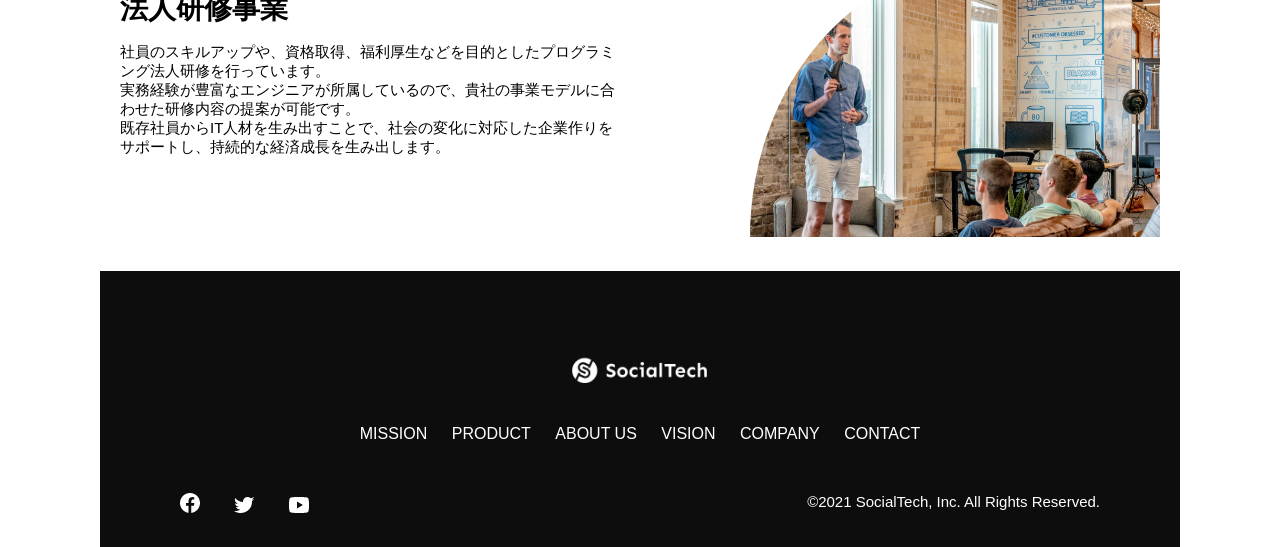
<file: kadai_tutorial_output/product.html>
<!DOCTYPE html>
<html>
  <head>
    <title>SOcialTech -PRODUCT プロダクト</title>
    <meta charset="utf-8">
    <meta name="description" content="SocialTechの4つのプロダクトを紹介します">
    <meta name="viewport" content="width=device-width, initial-scale=1.0">
    <link rel="stylesheet" href="style.css">
  </head>

  <body>
    <!-- ヘッダー -->
    <header>
      <!-- ロゴ -->
      <a href="index.html" id="logo">
        <img src="images/logo.png" alt="トップページに戻る">
      </a>

      <!-- PC用ナビゲーション -->
      <nav id="nav-pc">
        <ul>
          <li><a href="mission.html">MISSION</a></li>
          <li><a href="product.html">PRODUCT</a></li>
          <li><a href="index.html#aboutus">ABOUT US</a></li>
          <li><a href="index.html#vision">VISION</a></li>
          <li><a href="index.html#company">COMPANY</a></li>
          <li><a href="index.html#contact">CONTACT</a></li>
        </ul>
      </nav>

      <!-- スマホ用メニューボタン -->
      <button id="menu-sp" onclick="document.getElementById('nav-sp').style.display = 'block'">
        <img src="images/button-menu.png" alt="ナビゲーションを開く">
      </button>

      <!-- スマホ用ナビゲーション -->
      <div id="nav-sp">
        <button id="close" onclick="document.getElementById('nav-sp').style.display = 'none'">
          <img src="images/button-close.png" alt="ナビゲーションを閉じる">
        </button>

        <nav>
          <ul>
            <li>
              <a id="logo-sp" href="index.html" onclick="document.getElementById('nav-sp').style.display = 'none'"><img src="images/logo-sp.png" alt="トップページに戻る"></a>
            </li>
            <li><a class="menu" href="mission.html" onclick="document.getElementById('nav-sp').style.display = 'none'">MISSION</a></li>
            <li><a class="menu" href="product.html" onclick="document.getElementById('nav-sp').style.display = 'none'">PRODUCT</a></li>
            <li><a class="menu" href="index.html#aboutus" onclick="document.getElementById('nav-sp').style.display = 'none'">ABOUT US</a></li>
            <li><a class="menu" href="index.html#vision" onclick="document.getElementById('nav-sp').style.display = 'none'">VISION</a></li>
            <li><a class="menu" href="index.html#company" onclick="document.getElementById('nav-sp').style.display = 'none'">COMPANY</a></li>
            <li><a class="menu" href="index.html#contact" onclick="document.getElementById('nav-sp').style.display = 'none'">CONTACT</a></li>
          </ul>
        </nav>
        <div id="sns">
          <a href="https://www.facebook.com/sejuku2013">
            <img src="images/button-facebook.png" alt="Facebookのリンク">
          </a>
          <a href="https://twitter.com/samuraijuku">
            <img src="images/button-twitter.png" alt="Twitterのリンク">
          </a>
          <a href="https://www.youtube.com/channel/UCCFOQO5aDK0xXam4cUQXT8g">
            <img src="images/button-youtube.png" alt="YouTubeのリンク">
          </a>
        </div>
      </div>
    </header>

    <main>
      <article>
        <section id="product-main">
            <div class="product-main-inner">
                <div id="product-title">
                    <h1>PRODUCT<br><span>プロダクト</span></h1>
                    <p>TOP > PRODUCT</p>
                </div>
            </div>
        </section>

        <section class="product-section product-section-left">
            <div class="product-section-img">
                <img src="images/product/product-mantoman.png" alt="PCでコードを書く男性">
            </div>
            <div class="product-read">
                <h2 class="product-h2">MAN TO MAN</h2>
                <h3 class="product-h3">プログラミング教育</h3>
                <p>
                    2013年より日本で唯一の専属講師によるマンツーマンのプログラミングレッスンを開始。AI/人工知能コース・エンジニア転職コース・ウェブデザインコースを開設し、ICT教育全般のマンツーマン指導で誰もが生産的で働きがいのある職に付けるサポートをしています。 私たちは、創業当初からプログラミングを教えるのみならず、人生を変える手助けがしたい。という想いを大切にしてきました。<br>ITに強くなりたい、エンジニアになりたい、アプリを作りたい。そんな方々の想いを一緒に叶えるスクールでありたい。と考えています。<br>小中高生や女性、障害者向けのプログラムも用意し、質の高いICT教育をみんなに届けることで、貧困や不平等が無くなる社会を目指します。
                </p>
            </div>
        </section>

        <section class="product-section product-section-right">
            <div class="product-read">
                <h2 class="product-h2">MEDIA</h2>
                <h3 class="product-h3">プログラミング学習メディア</h3>
                <p>2015年より「SocialTech Blog」としてオウンドメディアを設立し、2020年現在月間600万PVの日本最大級のプログラミング学習サイトへと成長しました。<br>新たにYouTubeチャンネルも開設し、無料で挫折せずにプログラミングを学べることを目指して、各チャネルで学習情報をやさしく発信。<br>独学でエンジニアを目指す人には無料で良質な記事や動画コンテンツを提供し、短期間でキャリアチェンジしたい人はマンツーマンレッスンを選択できるよう、各々の要望に合わせた学習機会を創出しています。</p>
            </div>
            <div class="product-section-img">
                <img src="images/product/product-media.png" alt="スマートフォンを操作する人">
            </div>
        </section>

        <section class="product-section product-section-left">
            <div class="product-section-img">
                <img src="images/product/product-career.png" alt="笑顔で話しあう2人の男性">
            </div>
            <div class="product-read">
                <h2 class="product-h2">CAREER</h2>
                <h3 class="product-h3">人材紹介事業</h3>
                <p>「誰もがエンジニアになれる」を叶えるため未経験からエンジニアへ転職するまでの全ての過程をサポートします。<br>エンジニア転職に特化した履歴書や職務経歴書の書き方、面接対策を行い、豊富な求人の中から最適なキャリア選択を支援。<br>転職希望者の目標に寄り添って強みやアピールポイントを整理し、転職活動を通して自身の成長を実感できるキャリア支援を行なっています。<br></p>
            </div>
        </section>

        <section class="product-section product-section-right">
            <div class="product-read">
                <h2 class="product-h2">B2B</h2>
                <h3 class="product-h3">法人研修事業</h3>
                <p>社員のスキルアップや、資格取得、福利厚生などを目的としたプログラミング法人研修を行っています。<br>実務経験が豊富なエンジニアが所属しているので、貴社の事業モデルに合わせた研修内容の提案が可能です。<br>既存社員からIT人材を生み出すことで、社会の変化に対応した企業作りをサポートし、持続的な経済成長を生み出します。</p>
            </div>
            <div class="product-section-img">
                <img src="images/product/product-b2b.png" alt="講演中の男性とそれを聴く人々">
            </div>
        </section>
        
      </article>
    </main>

    <footer>
      <div id="footer-logo">
        <img src="images/logo-sp.png" alt="SocialTech">
      </div>
      <div id="footer-link">
        <a href="mission.html">MISSION</a>
        <a href="product.html">PRODUCT</a>
        <a href="index.html#aboutus">ABOUT US</a>
        <a href="index.html#vision">VISION</a>
        <a href="index.html#company">COMPANY</a>
        <a href="index.html#contact">CONTACT</a>
      </div>
      <div id="sns-footer">
        <div class="sns-btns">
          <a href="https://www.facebook.com/sejuku2013"><img src="images/button-facebook.png" alt="Facebookのリンク"></a>
          <a href="https://twitter.com/samuraijuku"><img src="images/button-twitter.png" alt="Twitterのリンク"></a>
          <a href="https://www.youtube.com/channel/UCCFOQO5aDK0xXam4cUQXT8g"><img src="images/button-youtube.png" alt="YouTubeのリンク"></a>
        </div>
        <p id="copyright">&copy;2021 SocialTech, Inc. All Rights Reserved.</p>
      </div>
    </footer>
    
  </body>
</html>
</file>
<file: html_css_kadai_013/style.css>
/* PC、スマホ共通スタイル */
body {
  font-family: "Source Sans Pro", "Hiragino Kaku Gothic ProN", Meiryo, Arial,
    sans-serif;
}

p {
  font-size: 15px;
}

#main-visual>img {
  width: 100%;
}

/*================
PC用のスタイル 
=================*/
@media screen and (min-width: 768px) {
  /* 横幅設定 */
  body {
    max-width: 1080px;
    min-width: 960px;
    margin: 0 auto 0 auto;
  }

  /* ヘッダー */
  header {
    display: flex;
    justify-content: space-between;
  }

  /* ナビゲーションのレイアウト */
  #nav-pc {
    text-align: right;
    font-size: 14px;
    padding-top: 15px;
  }

  /* ナビゲーションのリンクの装飾設定 */
  #nav-pc>a {
    text-decoration: none;
    margin-left: 20px;
  }

  #nav-pc>a:link {
    color: #0d0d0d;
  }

  #nav-pc>a:visited {
    color: #0d0d0d;
  }

  #nav-pc>a:hover {
    color: #0d0d0d;
    text-decoration: underline;
  }

  #nav-pc>a:active {
    color: #0d0d0d;
  }

  #menu-sp {
    display: none;
  }

  #nav-sp {
    display: none;
  }
}


@media screen and (max-width: 767px) {
  body {
    min-width: 375px;
    margin: 0;
  }

  #nav-pc {
    display: none;
  }

  #menu-sp {
    float: right;
    padding: 0;
  }

  #nav-sp {
    background-color: #ce933e;
    position: absolute;
    left: 0;
    top: 0;
    height: 100%;
    width: 100%;
    display: none;
    z-index: 100;
  }

  #nav-sp ul {
    padding-left: 0;
  }

  #nav-sp li {
    list-style: none;
  }

  #close {
    position: absolute;
    top: 20px;
    right: 20px;
  }
/*ナビゲーションメニュー用ロゴ*/
  #logo-sp {
    margin: 80px 0 30px 20px;
  }

  #nav-sp a {
    display: block;
  }

  #nav-sp a:link {
    color: #ffffff;
  }

  #nav-sp a:visited {
    color: #ffffff;
  }

#nav-sp a:hover {
  color: #ffffff;
  text-decoration: underline;
}
#nav-sp a:active{
  color: #ffffff;
}

#nav-sp .menu {
  text-decoration: none;
  margin: 0 20px;
  height: 44px;
  font-size: 16px;
  background-image: url("images/arrow.png");
  background-repeat: no-repeat;
  background-position: right top;
}
}
</file>
<file: kadai_tutorial_output/style.css>
/* PC、スマホ共通スタイル */
* {
  box-sizing: border-box;
}

p {
  font-size: 15px;
}

body {
  max-width: 1080px;
  margin: 0 auto 0 auto;
  font-family: "Source Sans Pro", "Hiragino Kaku Gothic ProN", Meiryo, Arial, sans-serif;
}

header {
  display: flex;
  justify-content: space-between;
}

#nav-pc {
  font-size: 14px;
}

#nav-pc ul {
  display: flex;
  padding-left: 0;
}

#nav-pc li {
  list-style: none;
}

#nav-pc a {
  text-decoration: none;
  margin-left: 20px;
  color: #0d0d0d;
}

#nav-pc a:hover {
  text-decoration: underline;
}

#nav-sp,
#menu-sp {
  display: none;
}

#main-visual {
  position: relative;
  height: 400px;
}

#main-message {
  position: absolute;
  top: 0;
  left: 0;
  background-color: #2710d5;
  color: #ffffff;
  border-radius: 0 0 476px 0;
  max-width: 620px;
  height: 100%;
  width: 100%;
  z-index: 11;
}

#main-message h1 {
  font-size: 60px;
  margin: 100px 0 0 50px;
}

#main-message>p {
  font-size: 28px;
  margin: 0 0 0 50px;
}

#main-visual>img {
  max-width: 620px;
  border-radius: 476px 0 0 0;
  position: absolute;
  top: 0;
  right: 0;
  z-index: 10;
}

h2 {
  margin: 40px 0 0 0;
}

h2::after {
  content: url(images/line.png);
  margin-left: 10px;
}

h3 {
  font-size: 27px;
}

#mission {
  margin: 80px auto;
}

#mission-flex {
  display: flex;
}

#mission-flex>div {
  width: 50%;
  margin: 20px;
}

#mission-photo {
  width: 100%;
}

#s2dgs {
  margin-top: 50px;
  width: 100%;
}

#product {
  background-color: #fafafa;
  margin: 80px 0 80px 0;
  padding: 10px 40px 0 40px;
}

#product .product-flex {
  margin-top: 40px;
  display: flex;
}

#product-left {
  width: 50%;
  margin-right: 20px;
}

#product-right {
  width: 50%;
  margin-top: 80px;
  margin-left: 20px;
}

#product-left>div {
  position: relative;
  height: 480px;
  margin-right: 20px;
}

#product-right>div {
  position: relative;
  height: 480px;
  margin-left: 20px;
}

.product-photo {
  width: 100%;
}

.product-explain {
  background-color: #ffffff;
  position: absolute;
  left: 0;
  bottom: 50px;
  margin: 0 40px 0 40px;
  padding: 20px;
  box-shadow: 5px 5px 10px rgba(0, 0, 0, 0.05);
}

.product-explain>span {
  color: #2710d5;
  font-weight: bold;
  font-size: 16px;
  margin: 0;
}

.product-explain>h3 {
  margin: 5px 0 5px 0;
}

.product-explain>p {
  font-size: 14px;
  margin: 0;
}

#product-more {
  text-align: center;
}

#product-more a {
  position: relative;
  bottom: -42px;
}

#aboutus {
  margin: 80px auto;
}

#aboutus>div {
  display: flex;
}

.culture-img {
  width: 50%;
  align-self: flex-start;
}

.culture-img2 {
  margin-top: 50px;
  width: 100%;
}

.culture-table {
  margin-right: 50px;
}

.culture-num {
  font-size: 80px;
  color: #2710d5;
  padding: 0 20px 0 0;
}

.culture-table th {
  text-align: left;
  font-size: 28px;
  font-weight: bold;
}

.culture-en {
  color: #2710d5;
  font-size: 24px;
}

.culture-description {
  margin: 0;
}

/*ビジョン*/
#vision {
  margin: 80px auto;
}

/*セクション内の外枠*/
#vision>div {
  display: flex;
  justify-content: space-between;
  flex-wrap: wrap;
}

/*7つの行動指針の枠*/
.vision-box {
  width: 300px;
  height: 300px;
  margin-bottom: 30px;
  position: relative;
}

.vision-box>img {
  width: 100%;
  position: relative;
  z-index: 30;
}

.vision-box>div {
  position: absolute;
  top: 0;
  left: 0;
  z-index: 31;
  margin-right: 20px;
}

.vision-box>div>h4 {
  color: #2710d5;
  font-size: 19px;
  margin-top: 80px;
}

.vision-box>div>h4::first-letter {
  font-size: 40px;
}

.vision-box>div>h5 {
  font-size: 20px;
  margin: 0 0 0 0;
}

.vision-box>div>p {
  margin: 10px 0 0 0;
}

/*会社概要*/
#company {
  margin: 80px auto;
}

#company-table {
  width: 100%;
}

.tableheader {
  text-align: left;
  padding: 20px;
  border-bottom-color: #2710d5;
  border-bottom-width: 1px;
  border-bottom-style: solid;
  width: 100px;
}

.tableheader-first {
  border-top-color: #2710d5;
  border-top-width: 1px;
  border-top-style: solid
}

.cell {
  padding: 30px;
  border-bottom-color: #ececec;
  border-bottom-width: 1px;
  border-bottom-style: solid;
}

.cell-first {
  border-top-color: #ececec;
  border-top-width: 1px;
  border-top-style: solid;
}

#company>iframe {
  width: 100%;
  height: 368px;
  margin-top: 40px;
}

/*お問い合わせ*/
#contact {
  margin: 80px auto;
}

/*外枠*/
#contact>form>div {
  display: flex;
  flex-direction: row;
  flex-wrap: wrap;
  padding-bottom: 30px;
}

/*左列の見出し*/
.contact-heading {
  width: 240px;
  align-self: center;
}

/*見出しのラベル*/
.contact-label {
  font-weight: bold;
}

/*必須*/
.contact-span {
  color: #ce2222;
  margin-left: 20px;
  font-weight: bold;
}

/*テキストボックス*/
.contact-textbox {
  border-top: 0px;
  border-left: 0px;
  border-right: 0px;
  border-bottom-width: 1px;
  border-bottom-color: #707070;
  border-style: solid;
  background-color: #fafafa;
  width: 400px;
  height: 56px;
}

/*お問い合わせ内容のテキストエリア*/
.contact-textarea {
  border-top: 0px;
  border-left: 0px;
  border-right: 0px;
  border-bottom-width: 1px;
  border-bottom-color: #707070;
  background-color: #fafafa;
  width: 400px;
  height: 200px;
}

/*個人情報の取り扱い*/
#contact dt {
  font-weight: bold;
}

#contact dd {
  margin: 0 0 16px 0;
}

#contact dd p {
  margin: 0;
}

#contact dd ul {
  padding-left: 0;
}

#contact dd li {
  margin-bottom: 0;
  list-style: none;
}

/*フッター*/
footer {
  background-color: #0d0d0d;
  text-align: center;
  padding: 80px 80px 30px 80px;
}

#footer-logo {
  margin-bottom: 30px;
}

#footer-link {
  margin-bottom: 50px;
}

#footer-link>a {
  text-decoration: none;
  margin: 10px;
  color: #ffffff;
}

#footer-link>a:hover {
  text-decoration: underline;
}

#sns-footer {
  display: flex;
  justify-content: space-between;
}

#sns-footer a {
  margin-right: 30px;
}

#copyright {
  color: #ffffff;
  margin: 0;
}

.mission-main-inner {
  background-image: url("images/mission/mission-main.png");
  background-repeat: no-repeat;
  background-position-y: center;
}

#mission-title {
  background-color: #2710d5;
  width: 368px;
  color: #ffffff;
  height: 496px;
  border-radius: 0 248px 248px 0;
  position: relative;
}

#mission-title h1 {
  position: absolute;
  top: 0;
  left: 100px;
  font-size: 80px;
  line-height: 1;
}

#mission-title h1 span {
  font-size: 26px;
}

#mission-title > p {
  position: absolute;
  top: 350px;
  left: 100px;
  font-size: 16px;
}
/* ミッションページ　S2DGSの設定 */
 #mission-s2dgs {
   padding: 20px;
 }
 
 .mission-h2 {
   color: #2710d5;
   font-size: 40px;
 }
 
 .mission-h2::after {
   content: none;
 }

  /* ミッションページ　5つのゴールの設定 */
 #mission-five-goals {
   padding: 20px;
   display: flex;
 }
 
 #mission-five-goals .five-goals-image {
   width: 30%;
   padding: 20px;
 }
 
 #mission-five-goals .five-goals-image img {
   width: 100%;
 }
 
 #mission-five-goals .five-goals-read {
   width: 70%;
   padding: 20px;
 }
 
 #mission-five-goals .five-goals-read > div {
   margin-bottom: 40px;
 }
 
 .fivegoals-image-right {
   float: right;
   margin: 20px;
 }
 
 .fivegoals-image-left {
   float: left;
   margin: 20px;
 }
 
 .fivegoals-number {
   color: #2710d5;
   font-size: 48px;
   font-weight: bold;
   margin: 0;
 }
 
 .fivegoals-h3 {
   font-size: 28px;
   margin: 0;
 }
 
 .fivegoals-p {
   margin: 0;
 }
/* プロダクトページ */
 .product-main-inner {
  background-image: url("images/product/product-main.png");
  background-repeat: no-repeat;
  background-position-y: center;
 }

 #product-title {
  background-color: #2710d5;
  width: 368px;
  color: #ffffff;
  height: 496px;
  border-radius: 0 248px 248px 0;
  position: relative;
 }

 #product-title h1 {
  position: absolute;
  top: 0;
  left: 100px;
  font-size: 80px;
  line-height: 1;
 }

 #product-title h1 span {
  font-size: 26px;
 }

 #product-title > p {
  position: absolute;
  top: 350px;
  left: 100px;
  font-size: 16px;
 }
 /* セクション */
 .product-section {
  display: flex;
  padding: 20px 20px 0;
 }

 .product-section .product-section-img {
  width: 450px;
 }

 .product-section-left .product-section-img img {
   width: 100%;
  padding: 0 40px 30px 0;
  border-radius: 0 432px 0 0;
 }

 .product-section-left .product-read {
  width: 50%;
  flex-grow: 1;
 }

 .product-section-left .product-read p {
  margin-bottom: 0;
 }

 .product-section-right {
  justify-content: space-between;
 }

 .product-section-right .product-section-img img {
  width: 100%;
  padding: 0 0 30px 40px;
  border-radius: 432px 0 0 0;
 }

 .product-section-right .product-read {
  width: 500px;
 }
 .product-h2 {
  color: #2710d5;
  font-size: 24px;
  margin: 0;
 }

 .product-h3 {
  font-size: 28px;
  margin: 0;
 }

/*====================
  スマートフォン用のスタイル
 =====================*/

@media screen and (max-width: 767px) {

  /* PC用ナビゲーション非表示 */
  #nav-pc {
    display: none;
  }

  /* ...以下、既存のコード... */



  /* ハンバーガーメニュー */
  #menu-sp {
    display: block;
    background-color: transparent;
    float: right;
    padding: 0;
    border: none;
  }

  /* スマホ用ナビゲーションの表示切替*/
  /* 初期状態、レイアウトと非表示設定 */
  #nav-sp {
    background-color: #2710d5;
    position: fixed;
    left: 0;
    top: 0;
    height: 100%;
    width: 100%;
    display: none;
    z-index: 100;
  }

  /* ×ボタン */
  #close {
    position: absolute;
    top: 20px;
    right: 20px;
    background-color: transparent;
    border: none;
  }

  #nav-sp nav ul {
    padding-left: 0;
  }

  #nav-sp nav li {
    list-style: none;
  }

  /* ナビゲーションメニュー用ロゴ */
  #logo-sp {
    margin: 80px 0 30px 20px;
  }

  /* ナビゲーションのリンクの装飾設定 */
  #nav-sp nav a {
    display: block;
    color: #ffffff;
  }

  #nav-sp nav a:hover {
    text-decoration: underline;
  }



  #nav-sp .menu {
    text-decoration: none;
    margin: 0 20px 0 20px;
    height: 44px;
    font-size: 16px;
    background-image: url("images/arrow.png");
    background-repeat: no-repeat;
    background-position: right top;
  }

  #sns {
    position: absolute;
    bottom: 20px;
    left: 20px;
  }

  #sns>a {
    margin-right: 30px;
  }

  /* メインビジュアル */
    #main-visual {
    position: relative;
    height: 470px;
  }

  #main-visual > div {
    text-align: center;
    height: 280px;
  }

  #main-visual h1 {
    font-size: 28px;
    margin: 90px 0 0 0;
  }

  #main-visual > div > p {
    margin: 0;
    font-size: 15px;
  }

  #main-visual > img {
    width: 100%;
    border-radius: 476px 0 0 0;
    top: auto;
    bottom: 0;
  }

  /*見出し*/
  h2 {
    margin: 15px 0 15px 0;
  }
  
  h3 {
    font-size: 24px;
    margin: 10px 0 0 0;
  }

  /* ミッション */
   #mission {
     margin: 20px 0 20px 0;
     padding: 0 20px 0 20px;
   }
 
   #mission-flex {
     flex-direction: column;
   }
 
   #mission-flex > div {
   width: 100%;
   margin: 0;
 }

  /* プロダクト */
  #product {
    margin: 0;
    padding: 10px 20px 0 20px;
  }

  /* 外枠 */
  #product .product-flex {
    flex-direction: column;
    margin-top: 0;
  }

  /* 左右のカラム　スマホでは縦並び */
  #product-left,
  #product-right {
    width: 100%;
    margin: 0;
  }

  /*  画像＋説明の枠 */
  #product-left > div,
  #product-right > div {
    height: auto;
    margin: 0;
  }

  /* 説明文の枠 */
  .product-explain {
    position: relative;
    margin: 0;
  }

  .product-explain > h3 {
    margin: 10px 0 10px 0;
    font-size: 24px;
  }

  /* もっと見るボタン */
  #product-more {
    text-align: left;
  }
   /* ABOUT US */
   #aboutus {
     margin: 80px 20px 80px 20px;
   }
 
   #aboutus > div {
     flex-direction: column;
  }
 
   .culture-table th {
     font-size: 16px;
   }
 
   .culture-table {
     margin-right: 0;
     padding-right: 20px;
     order: 2;
   }
 
   .culture-img {
     width: 100%;
     order: 1;
   }
 
   .culture-img2 {
     margin-top: 0;
   }
 
   .culture-num {
     padding: 0;
   }
 
   .culture-description {
     margin: 0;
   }
   /* ビジョン */
  #vision {
    margin: 80px 20px 80px 20px;
  }

  .vision-box > img {
    position: absolute;
    top: 0;
    left: 0;
  }

  .vision-box > div > h4 {
    margin: 60px 0 0 0;
  }

  /*会社概要*/
   #company {
     margin: 0 20px 0 20px;
   }
 
   #company > h3 {
     margin-bottom: 20px;
   }

  .tableheader {
     width: 50px;
   }
 
   .cell {
     padding: 20px;
   }
 
   #company > iframe {
     height: 240px;
   }

   /*お問い合わせ*/
   #contact {
    margin: 80px 20px;
   }

   #contact > h3 {
    margin-bottom: 20px;
   }

   #contact > form > div {
    flex-direction: column;
    margin-bottom: 20px;
   }

   .contact-heading {
    align-self: auto;
    margin-bottom: 20px;
   }

   .contact-textbox {
    min-width: 300px;
    width: 100%;
   }

   .contact-textarea {
    height: 150px;
    width: 100%;
   }

   .radiobutton {
    margin-bottom: 20px;
   }
/* フッター */
   footer {
    padding: 30px 20px 50px 20px;
    text-align: left;
   }

   #footer-link > a {
    margin: 0 20px 30px 0;
    display: block;
    background-image: url("images/arrow.png");
    background-repeat: no-repeat;
    background-position: right top;
   }

   #footer-link > a:hover {
    text-decoration: underline;
   }

   #sns-footer {
      flex-direction: column;
      justify-content: flex-start;
    }

    #copyright {
      font-size: 12px;
      margin-top: 30px;
    }

    /* mission.html用スタイル */
   /* ミッションのメインビジュアル */
    #mission-main {
      height: 256px;
      margin-bottom: 4%;
      position: relative;
    }

    .mission-main-inner {
      height: 80%;
      background-size: cover;
    }

    #mission-title {
      width: 136px;
      height: 256px;
      position: absolute;
      top: -10%;
    }

    #mission-title h1 {
      left: 20px;
      font-size: 40px;
    }

    #mission-title h1 span {
      font-size: 18px;
    }

    #mission-title > p {
      top: 180px;
      left: 20px;
      font-size: 13px;
    }

    /* ミッションページ　S2DGSの設定 */
    .mission-h2 {
      font-size: 38px;
      margin: 0px;
    }
  
    .mission-h2::after {
      content: none;
    }
  
    #mission-s2dgs > img {
      width: 100%;
    }

     /* ミッションページ　5つのゴールの設定 */
   #mission-five-goals {
     flex-direction: column;
   }
 
   #mission-five-goals > div {
     padding: 0;
   }
 
   #mission-five-goals .five-goals-image,
   #mission-five-goals .five-goals-read {
     width: 100%;
     padding: 0;
   }
 
   #mission-five-goals .five-goals-read > div {
     display: flex;
     flex-direction: column;
   }
 
   .fivegoals-image-right,
   .fivegoals-image-left {
     align-self: center;
   }
/* プロダクトページ */
   #product-main {
    height: 256px;
    margin: 4%;
    position: relative;
   }

   .product-main-inner {
    height: 80%;
    background-size: cover;
   }

   #product-title {
    width: 136px;
    height: 256px;
    position: absolute;
    top: -10%;
   }

   #product-title h1 {
    left: 20px;
    font-size: 40px;
   }

   #product-title h1 span {
    font-size: 18px;
   }

   #product-title > p {
    top: 180px;
    left: 20px;
    font-size: 13px;
   }
   /* セクション */
.product-section {
  flex-direction: column;
}

.product-section .product-section-img {
  width: 100%;
}

.product-section .product-section-img img {
  width: 100%;
  padding: 0;
}
    /* 左が画像のセクション*/
.product-section-left .product-section-img img {
  border-radius: 0 300px 0 0;
}
.product-section-left .product-read {
  width: 100%;
  flex-grow: 1;
}
     /* 右が画像のセクション*/
     .product-section-right .product-section-img img {
      order: 1;
      border-radius: 300px 0 0 0;
     }

     .product-section-right .product-read {
      order: 2;
      width: 100%;
     }
   }
</file>
